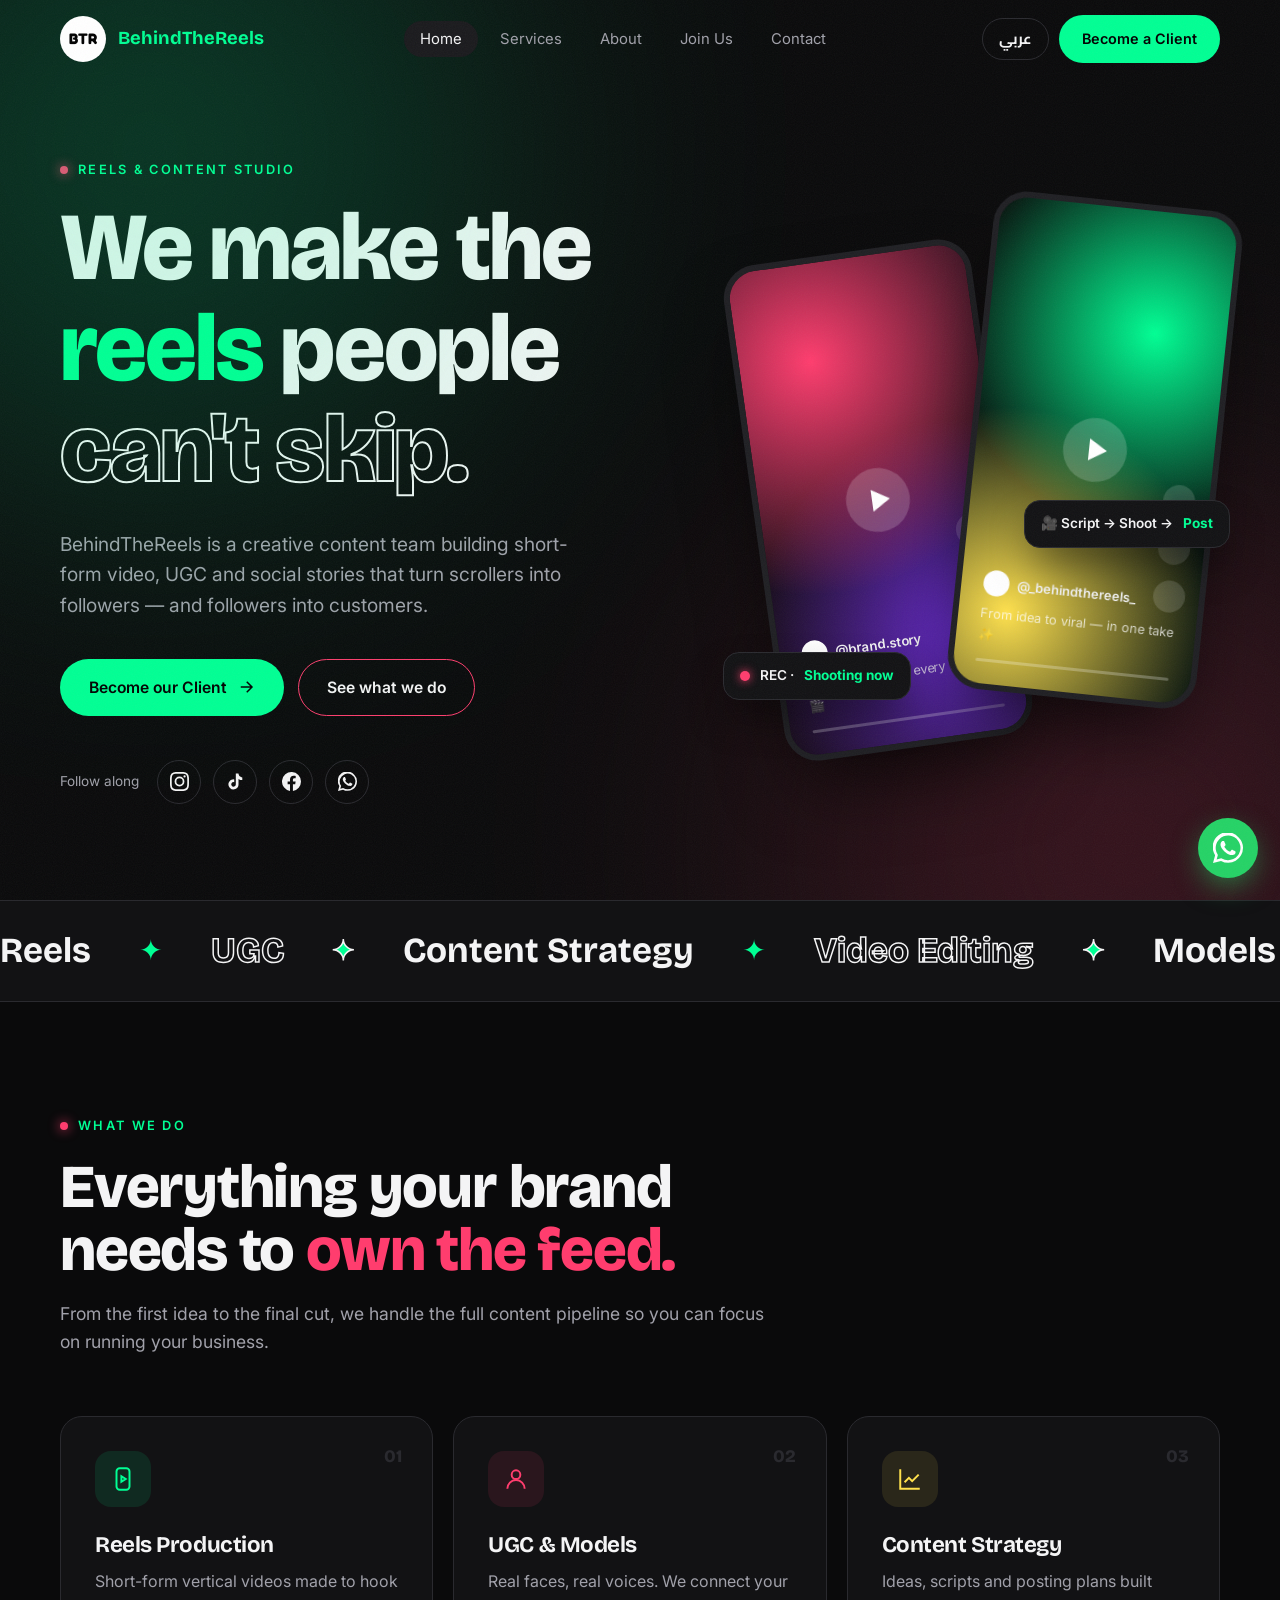
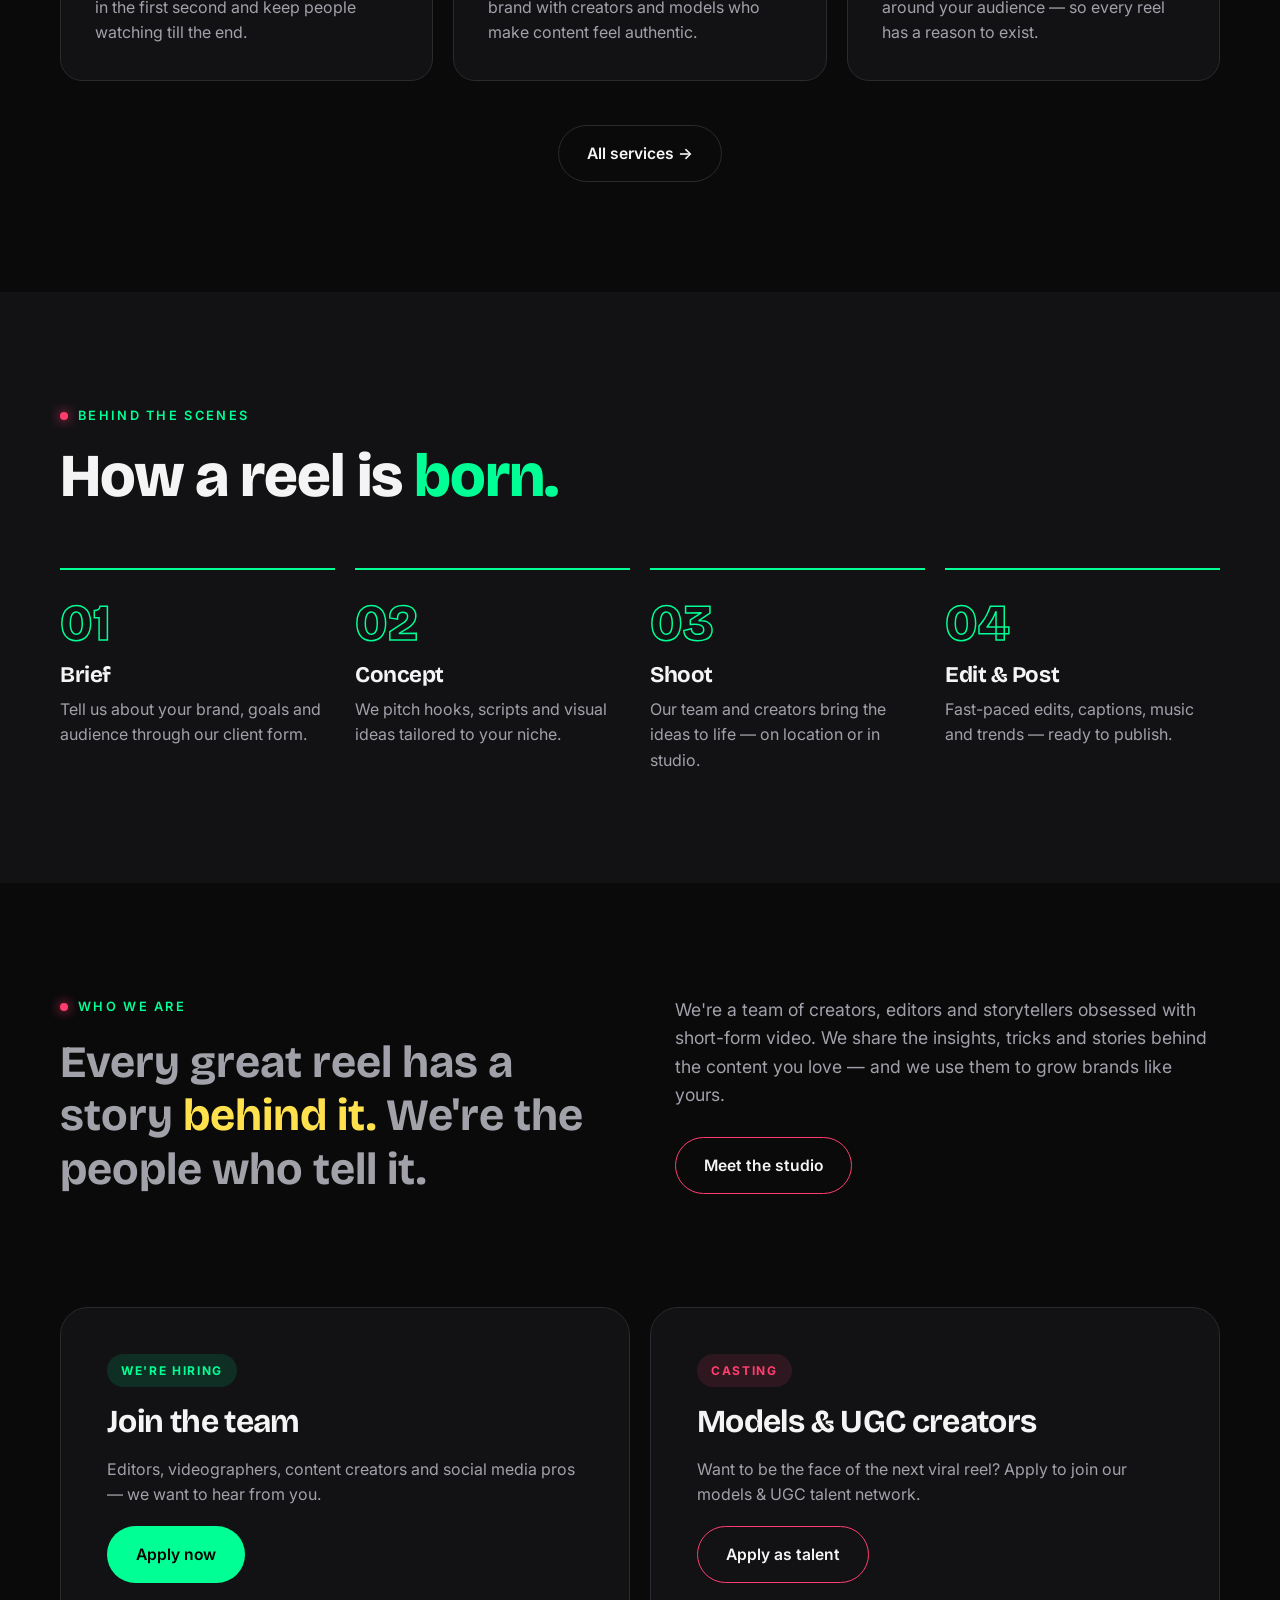
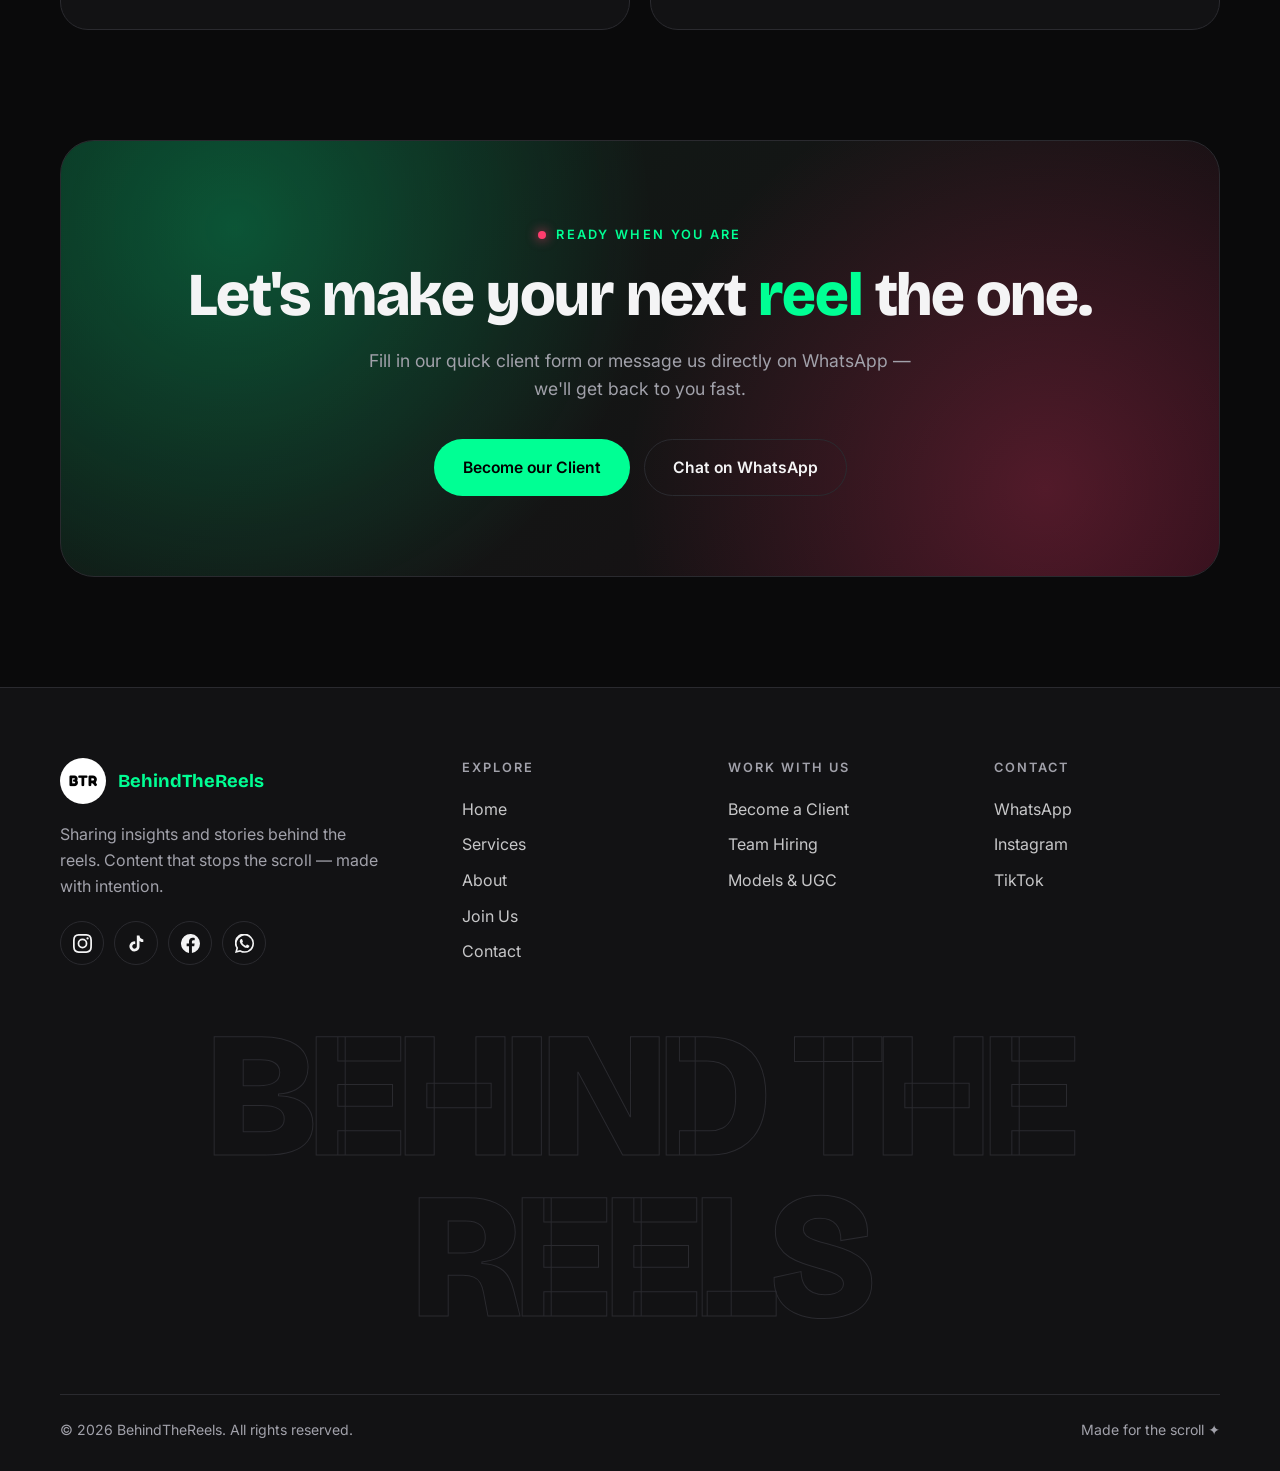
<file: index.html>
<!DOCTYPE html>
<html lang="en">
<head>
  <meta charset="UTF-8" />
  <meta name="viewport" content="width=device-width, initial-scale=1.0" />
  <title>BehindTheReels — Reels &amp; Content Studio</title>
  <meta name="description" content="BehindTheReels creates scroll-stopping reels, UGC and social content for brands. Sharing insights and stories behind the reels." />
  <meta property="og:title" content="BehindTheReels — Reels &amp; Content Studio" />
  <meta property="og:description" content="Scroll-stopping reels, UGC and social content for brands." />
  <meta property="og:image" content="assets/logo.jpg" />
  <link rel="icon" href="assets/logo.jpg" />
  <link rel="preconnect" href="https://fonts.googleapis.com" />
  <link rel="preconnect" href="https://fonts.gstatic.com" crossorigin />
  <link href="https://fonts.googleapis.com/css2?family=Bricolage+Grotesque:wght@500;700;800&family=Inter:wght@400;500;600;700&family=Fredoka:wght@700&family=Cairo:wght@400;600;700;800;900&display=swap" rel="stylesheet" />
  <link rel="stylesheet" href="css/style.css" />
</head>
<body>
  <div id="site-header"></div>

  <main>
    <!-- HERO -->
    <section class="hero">
      <div class="hero-glow g1"></div>
      <div class="hero-glow g2"></div>
      <div class="container hero-grid">
        <div>
          <span class="eyebrow reveal">Reels &amp; content studio</span>
          <h1 class="reveal d1">
            <span class="line">We make the</span>
            <span class="line"><span class="hl-green">reels</span> people</span>
            <span class="line outline-text">can't skip.</span>
          </h1>
          <p class="lead reveal d2">BehindTheReels is a creative content team building short-form video, UGC and social stories that turn scrollers into followers — and followers into customers.</p>
          <div class="hero-actions reveal d3">
            <a data-link="client" class="btn btn-primary">Become our Client
              <svg viewBox="0 0 24 24" fill="none" stroke="currentColor" stroke-width="2"><path d="M5 12h14M13 5l7 7-7 7"/></svg></a>
            <a href="services.html" class="btn btn-outline">See what we do</a>
          </div>
          <div class="hero-socials reveal d3" data-socials><small>Follow along</small></div>
        </div>

        <div class="reels-stack reveal d2">
          <div class="phone">
            <div class="reel r1">
              <div class="play"></div>
              <div class="side"><span></span><span></span><span></span></div>
              <div class="user"><i></i>@brand.story</div>
              <div class="cap">The story behind every frame 🎬</div>
              <div class="bar"></div>
            </div>
          </div>
          <div class="phone">
            <div class="reel r2">
              <div class="play"></div>
              <div class="side"><span></span><span></span><span></span></div>
              <div class="user"><i></i>@_behindthereels_</div>
              <div class="cap">From idea to viral — in one take ✨</div>
              <div class="bar"></div>
            </div>
          </div>
          <div class="floating-tag t1"><span class="dot"></span> REC · <b>Shooting now</b></div>
          <div class="floating-tag t2">🎥 Script → Shoot → <b>Post</b></div>
        </div>
      </div>
    </section>

    <!-- MARQUEE -->
    <div class="marquee">
      <div class="marquee-track">
        <span>Reels</span><span>UGC</span><span>Content Strategy</span><span>Video Editing</span><span>Models</span><span>Storytelling</span><span>Social Media</span>
      </div>
    </div>

    <!-- SERVICES PREVIEW -->
    <section>
      <div class="container">
        <div class="section-head reveal">
          <span class="eyebrow">What we do</span>
          <h2>Everything your brand needs to <span class="hl-pink">own the feed.</span></h2>
          <p>From the first idea to the final cut, we handle the full content pipeline so you can focus on running your business.</p>
        </div>
        <div class="grid-3">
          <div class="card reveal">
            <span class="num">01</span>
            <div class="icon"><svg viewBox="0 0 24 24"><rect x="6" y="2" width="12" height="20" rx="3"/><path d="M10.5 9.5v5l4-2.5z"/></svg></div>
            <h3>Reels Production</h3>
            <p>Short-form vertical videos made to hook in the first second and keep people watching till the end.</p>
          </div>
          <div class="card reveal d1">
            <span class="num">02</span>
            <div class="icon"><svg viewBox="0 0 24 24"><circle cx="12" cy="8" r="4"/><path d="M4 21c0-4.4 3.6-8 8-8s8 3.6 8 8"/></svg></div>
            <h3>UGC &amp; Models</h3>
            <p>Real faces, real voices. We connect your brand with creators and models who make content feel authentic.</p>
          </div>
          <div class="card reveal d2">
            <span class="num">03</span>
            <div class="icon"><svg viewBox="0 0 24 24"><path d="M3 3v18h18"/><path d="M7 15l4-4 3 3 6-6"/></svg></div>
            <h3>Content Strategy</h3>
            <p>Ideas, scripts and posting plans built around your audience — so every reel has a reason to exist.</p>
          </div>
        </div>
        <div class="center" style="text-align:center;margin-top:44px">
          <a href="services.html" class="btn btn-ghost">All services →</a>
        </div>
      </div>
    </section>

    <!-- PROCESS -->
    <section style="background:var(--bg-2)">
      <div class="container">
        <div class="section-head reveal">
          <span class="eyebrow">Behind the scenes</span>
          <h2>How a reel is <span class="hl-green">born.</span></h2>
        </div>
        <div class="process">
          <div class="step"><h3>Brief</h3><p>Tell us about your brand, goals and audience through our client form.</p></div>
          <div class="step"><h3>Concept</h3><p>We pitch hooks, scripts and visual ideas tailored to your niche.</p></div>
          <div class="step"><h3>Shoot</h3><p>Our team and creators bring the ideas to life — on location or in studio.</p></div>
          <div class="step"><h3>Edit &amp; Post</h3><p>Fast-paced edits, captions, music and trends — ready to publish.</p></div>
        </div>
      </div>
    </section>

    <!-- ABOUT TEASER -->
    <section>
      <div class="container split">
        <div class="reveal">
          <span class="eyebrow">Who we are</span>
          <p class="big-quote">Every great reel has a story <span class="hl-yellow">behind it.</span> We're the people who tell it.</p>
        </div>
        <div class="reveal d1">
          <p style="font-size:1.1rem;margin-bottom:28px">We're a team of creators, editors and storytellers obsessed with short-form video. We share the insights, tricks and stories behind the content you love — and we use them to grow brands like yours.</p>
          <a href="about.html" class="btn btn-outline">Meet the studio</a>
        </div>
      </div>
    </section>

    <!-- JOIN TEASER -->
    <section style="padding-top:0">
      <div class="container grid-2">
        <div class="join-card green reveal">
          <span class="tag">We're hiring</span>
          <h3>Join the team</h3>
          <p>Editors, videographers, content creators and social media pros — we want to hear from you.</p>
          <a data-link="hiring" class="btn btn-primary">Apply now</a>
        </div>
        <div class="join-card pink reveal d1">
          <span class="tag">Casting</span>
          <h3>Models &amp; UGC creators</h3>
          <p>Want to be the face of the next viral reel? Apply to join our models &amp; UGC talent network.</p>
          <a data-link="models" class="btn btn-outline">Apply as talent</a>
        </div>
      </div>
    </section>

    <!-- CTA -->
    <section style="padding-top:0">
      <div class="container">
        <div class="cta-band reveal">
          <span class="eyebrow">Ready when you are</span>
          <h2>Let's make your next <span class="hl-green">reel</span> the one.</h2>
          <p>Fill in our quick client form or message us directly on WhatsApp — we'll get back to you fast.</p>
          <div class="hero-actions">
            <a data-link="client" class="btn btn-primary">Become our Client</a>
            <a data-link="whatsapp" class="btn btn-ghost">Chat on WhatsApp</a>
          </div>
        </div>
      </div>
    </section>
  </main>

  <div id="site-footer"></div>
  <script src="js/i18n.js"></script>
  <script src="js/main.js"></script>
</body>
</html>
</file>
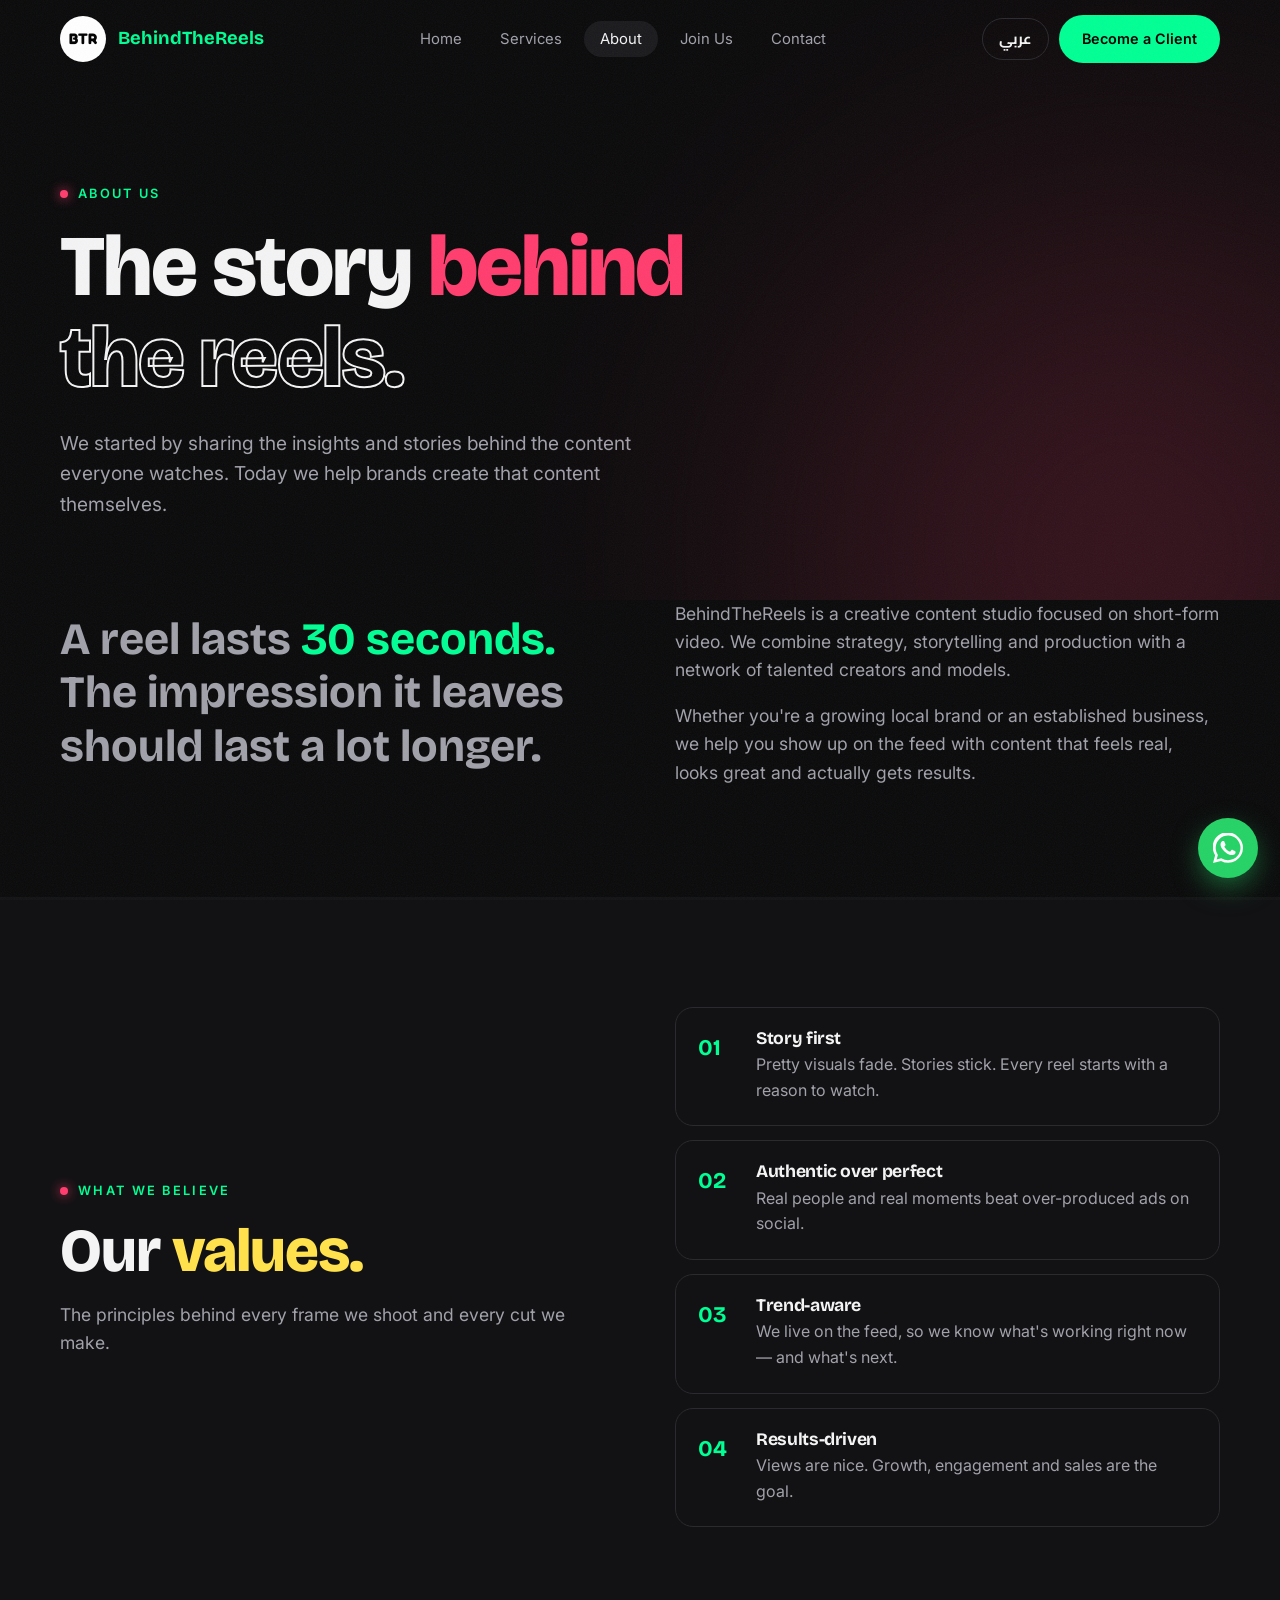
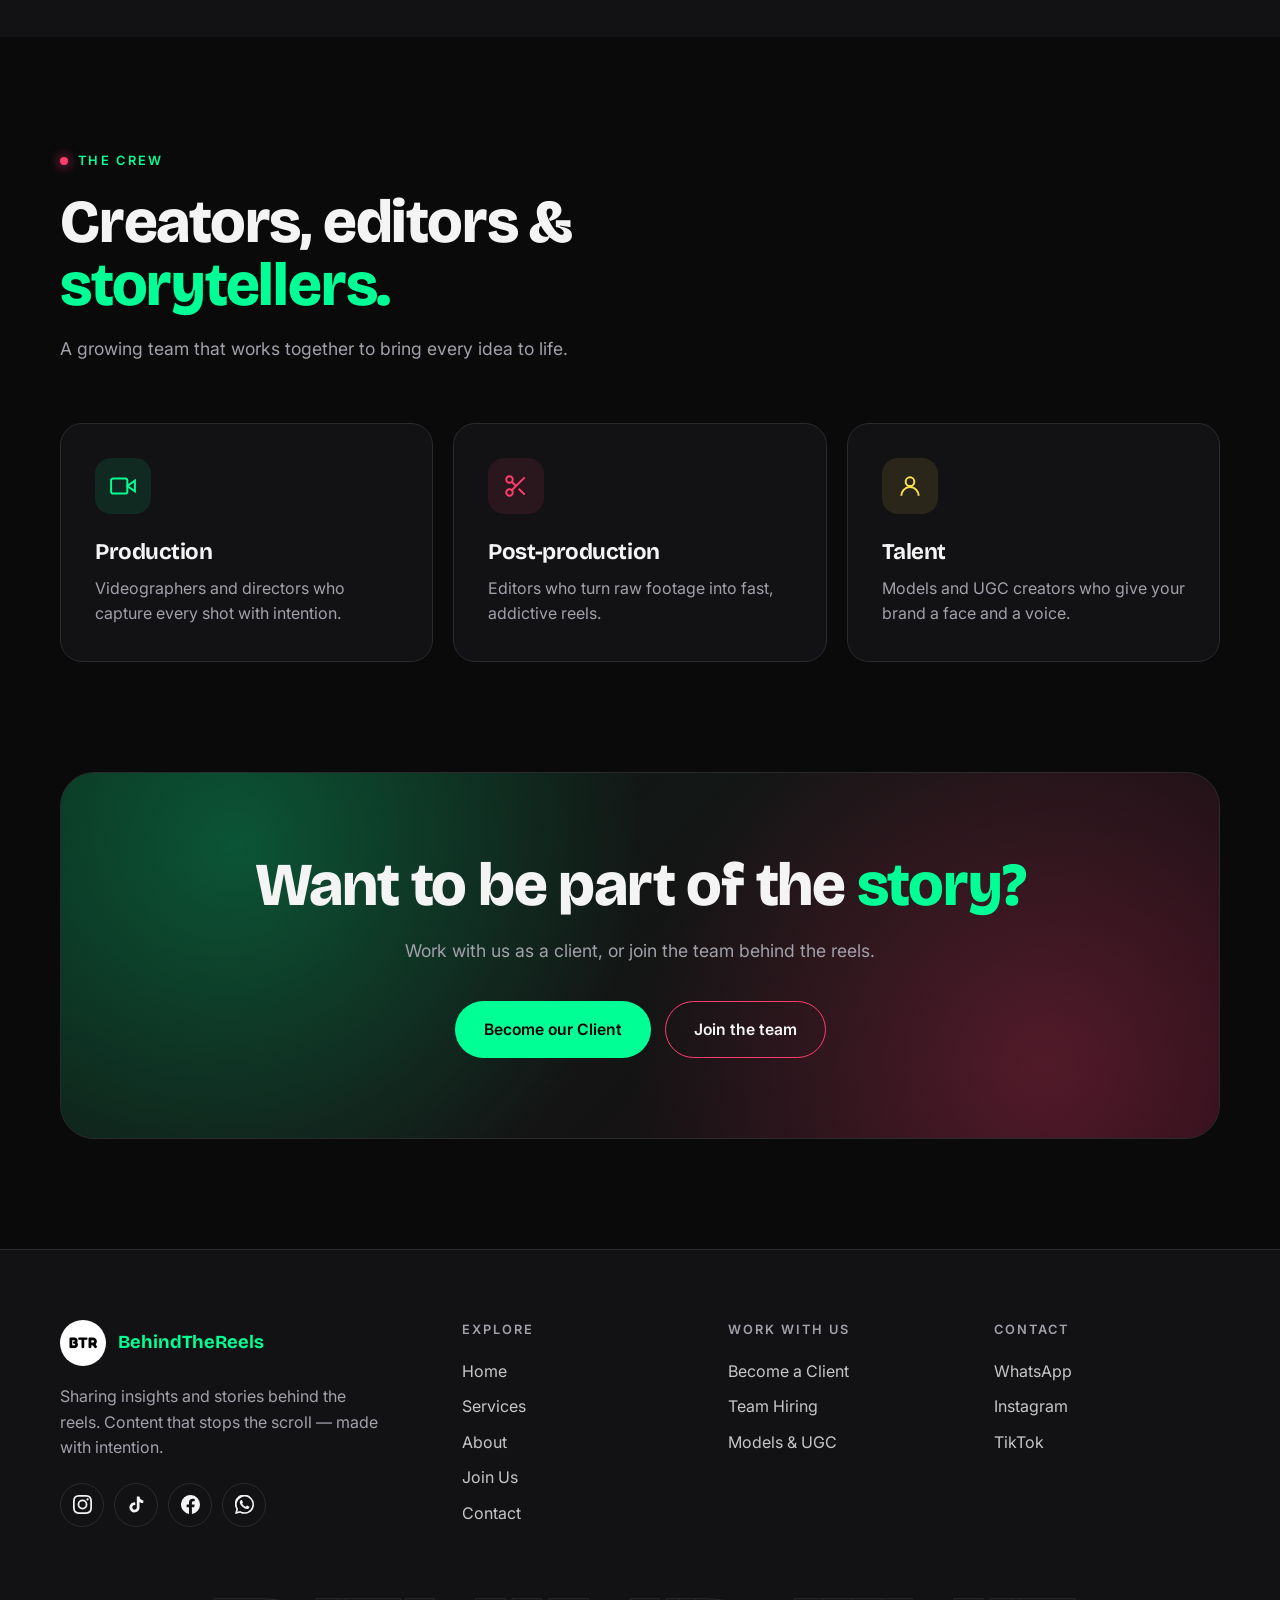
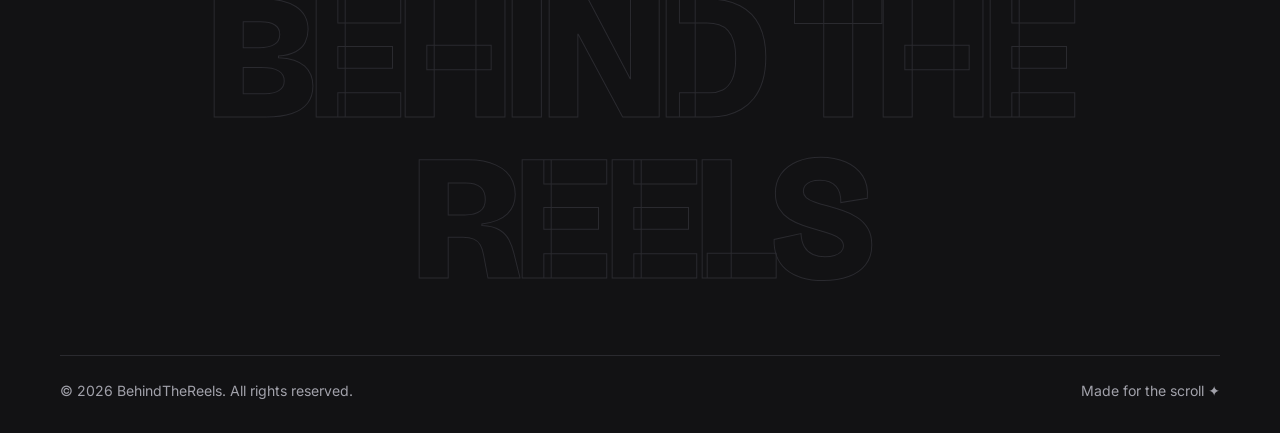
<file: about.html>
<!DOCTYPE html>
<html lang="en">
<head>
  <meta charset="UTF-8" />
  <meta name="viewport" content="width=device-width, initial-scale=1.0" />
  <title>About — BehindTheReels</title>
  <meta name="description" content="Meet BehindTheReels — creators, editors and storytellers sharing the insights and stories behind the reels." />
  <link rel="icon" href="assets/logo.jpg" />
  <link rel="preconnect" href="https://fonts.googleapis.com" />
  <link rel="preconnect" href="https://fonts.gstatic.com" crossorigin />
  <link href="https://fonts.googleapis.com/css2?family=Bricolage+Grotesque:wght@500;700;800&family=Inter:wght@400;500;600;700&family=Fredoka:wght@700&family=Cairo:wght@400;600;700;800;900&display=swap" rel="stylesheet" />
  <link rel="stylesheet" href="css/style.css" />
</head>
<body>
  <div id="site-header"></div>

  <main>
    <section class="page-hero">
      <div class="hero-glow g2"></div>
      <div class="container">
        <span class="eyebrow reveal">About us</span>
        <h1 class="reveal d1">The story <span class="hl-pink">behind</span><br /><span class="outline-text">the reels.</span></h1>
        <p class="reveal d2">We started by sharing the insights and stories behind the content everyone watches. Today we help brands create that content themselves.</p>
      </div>
    </section>

    <section style="padding-top:0">
      <div class="container split">
        <div class="reveal">
          <p class="big-quote">A reel lasts <span class="hl-green">30 seconds.</span> The impression it leaves should last a lot longer.</p>
        </div>
        <div class="reveal d1">
          <p style="font-size:1.1rem;margin-bottom:18px">BehindTheReels is a creative content studio focused on short-form video. We combine strategy, storytelling and production with a network of talented creators and models.</p>
          <p style="font-size:1.1rem">Whether you're a growing local brand or an established business, we help you show up on the feed with content that feels real, looks great and actually gets results.</p>
        </div>
      </div>
    </section>

    <section style="background:var(--bg-2)">
      <div class="container split">
        <div class="reveal">
          <span class="eyebrow">What we believe</span>
          <h2>Our <span class="hl-yellow">values.</span></h2>
          <p style="margin-top:18px;font-size:1.1rem">The principles behind every frame we shoot and every cut we make.</p>
        </div>
        <div class="values">
          <div class="value reveal"><b>01</b><div><h4>Story first</h4><p>Pretty visuals fade. Stories stick. Every reel starts with a reason to watch.</p></div></div>
          <div class="value reveal d1"><b>02</b><div><h4>Authentic over perfect</h4><p>Real people and real moments beat over-produced ads on social.</p></div></div>
          <div class="value reveal d2"><b>03</b><div><h4>Trend-aware</h4><p>We live on the feed, so we know what's working right now — and what's next.</p></div></div>
          <div class="value reveal d3"><b>04</b><div><h4>Results-driven</h4><p>Views are nice. Growth, engagement and sales are the goal.</p></div></div>
        </div>
      </div>
    </section>

    <section>
      <div class="container">
        <div class="section-head reveal">
          <span class="eyebrow">The crew</span>
          <h2>Creators, editors &amp; <span class="hl-green">storytellers.</span></h2>
          <p>A growing team that works together to bring every idea to life.</p>
        </div>
        <div class="grid-3">
          <div class="card reveal"><div class="icon"><svg viewBox="0 0 24 24"><path d="M23 7l-7 5 7 5V7z"/><rect x="1" y="5" width="15" height="14" rx="2"/></svg></div><h3>Production</h3><p>Videographers and directors who capture every shot with intention.</p></div>
          <div class="card reveal d1"><div class="icon"><svg viewBox="0 0 24 24"><circle cx="6" cy="6" r="3"/><circle cx="6" cy="18" r="3"/><path d="M20 4L8.1 15.9M14.5 14.5L20 20M8.1 8.1L12 12"/></svg></div><h3>Post-production</h3><p>Editors who turn raw footage into fast, addictive reels.</p></div>
          <div class="card reveal d2"><div class="icon"><svg viewBox="0 0 24 24"><circle cx="12" cy="8" r="4"/><path d="M4 21c0-4.4 3.6-8 8-8s8 3.6 8 8"/></svg></div><h3>Talent</h3><p>Models and UGC creators who give your brand a face and a voice.</p></div>
        </div>
      </div>
    </section>

    <section style="padding-top:0">
      <div class="container">
        <div class="cta-band reveal">
          <h2>Want to be part of the <span class="hl-green">story?</span></h2>
          <p>Work with us as a client, or join the team behind the reels.</p>
          <div class="hero-actions">
            <a data-link="client" class="btn btn-primary">Become our Client</a>
            <a href="join.html" class="btn btn-outline">Join the team</a>
          </div>
        </div>
      </div>
    </section>
  </main>

  <div id="site-footer"></div>
  <script src="js/i18n.js"></script>
  <script src="js/main.js"></script>
</body>
</html>
</file>
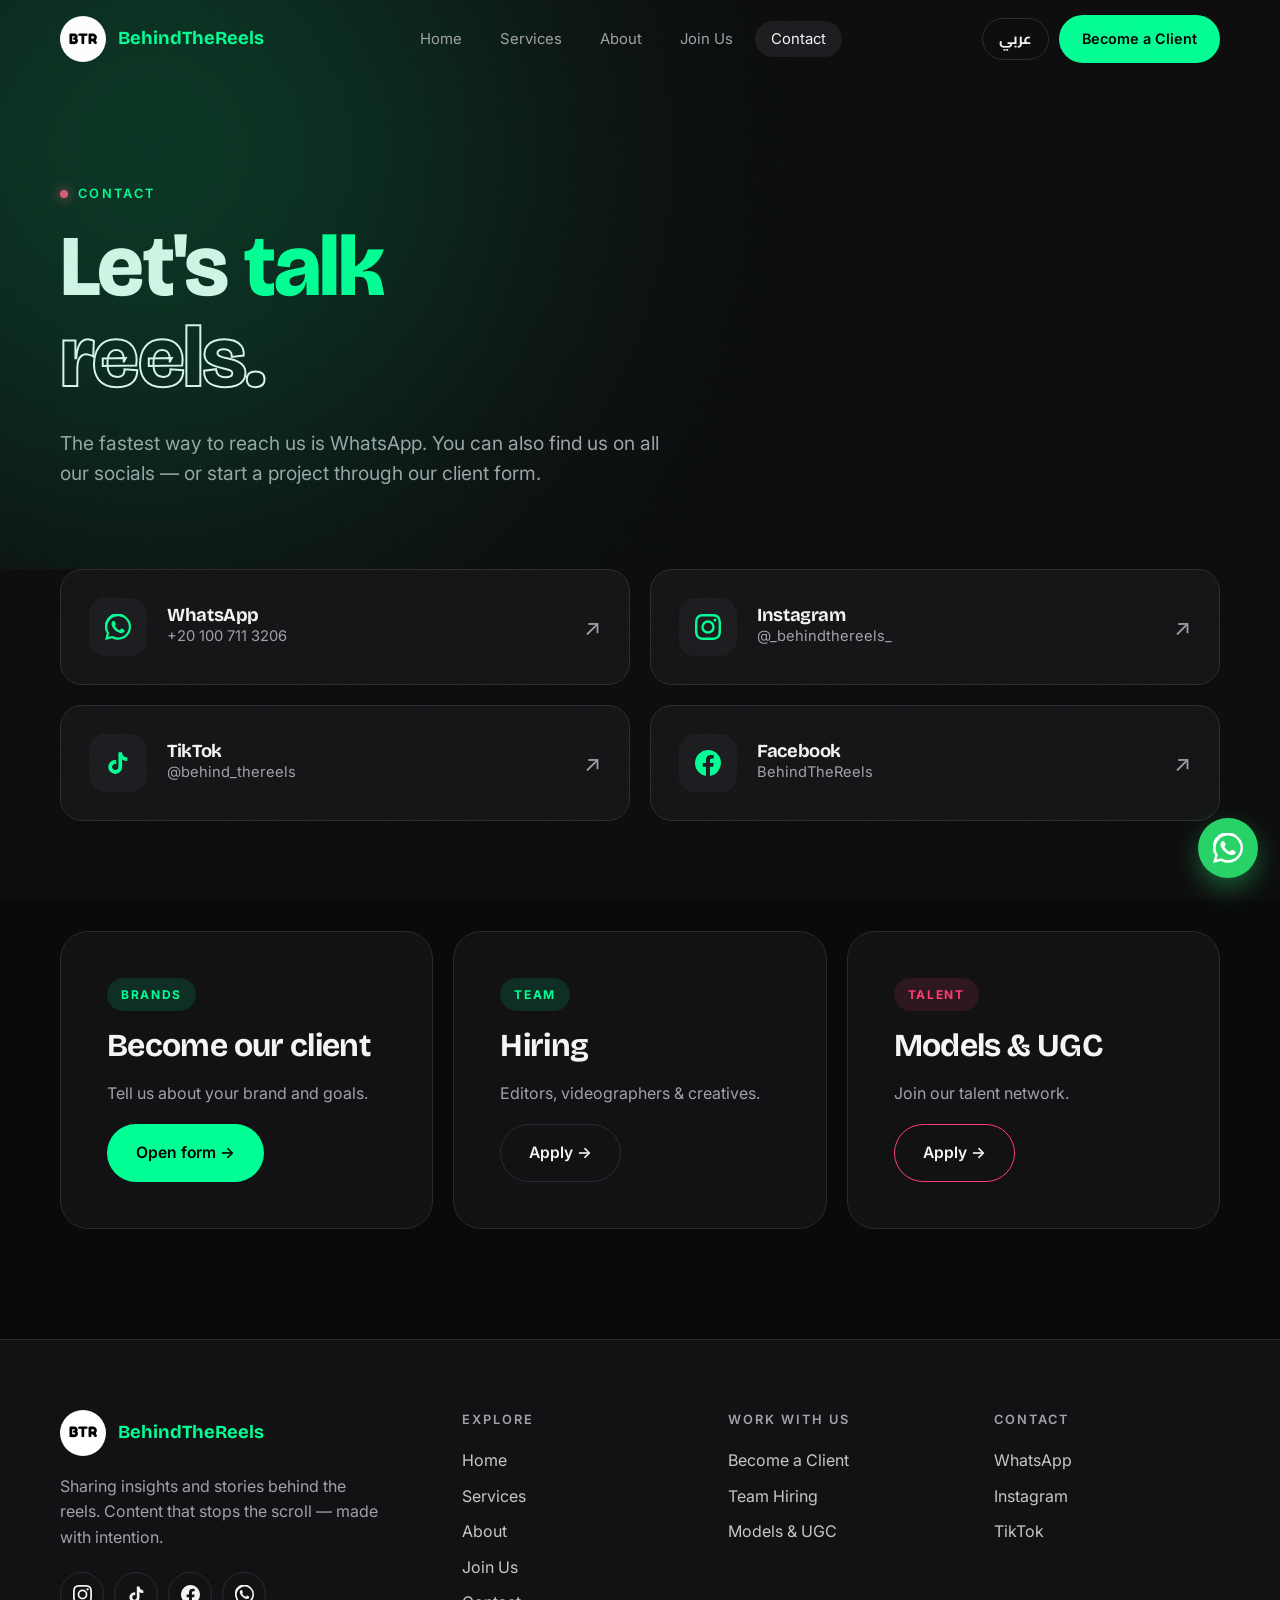
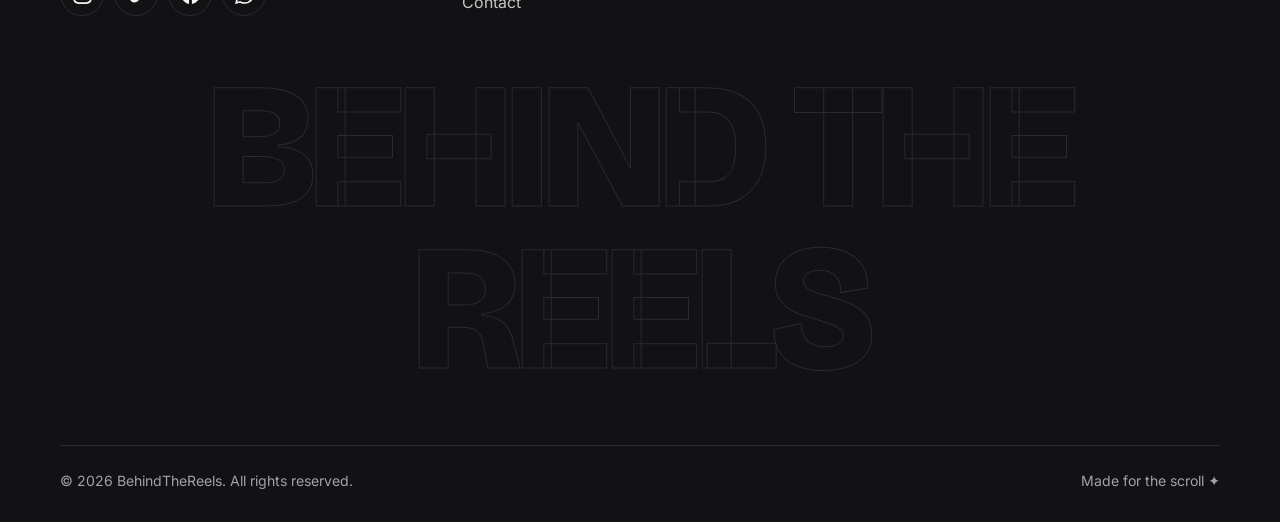
<file: contact.html>
<!DOCTYPE html>
<html lang="en">
<head>
  <meta charset="UTF-8" />
  <meta name="viewport" content="width=device-width, initial-scale=1.0" />
  <title>Contact — BehindTheReels</title>
  <meta name="description" content="Get in touch with BehindTheReels on WhatsApp, Instagram, TikTok or Facebook." />
  <link rel="icon" href="assets/logo.jpg" />
  <link rel="preconnect" href="https://fonts.googleapis.com" />
  <link rel="preconnect" href="https://fonts.gstatic.com" crossorigin />
  <link href="https://fonts.googleapis.com/css2?family=Bricolage+Grotesque:wght@500;700;800&family=Inter:wght@400;500;600;700&family=Fredoka:wght@700&family=Cairo:wght@400;600;700;800;900&display=swap" rel="stylesheet" />
  <link rel="stylesheet" href="css/style.css" />
</head>
<body>
  <div id="site-header"></div>

  <main>
    <section class="page-hero">
      <div class="hero-glow g1"></div>
      <div class="container">
        <span class="eyebrow reveal">Contact</span>
        <h1 class="reveal d1">Let's <span class="hl-green">talk</span><br /><span class="outline-text">reels.</span></h1>
        <p class="reveal d2">The fastest way to reach us is WhatsApp. You can also find us on all our socials — or start a project through our client form.</p>
      </div>
    </section>

    <section style="padding-top:0">
      <div class="container contact-grid">
        <a data-link="whatsapp" class="contact-item reveal">
          <span class="ci-icon" data-icon="whatsapp"></span>
          <div><h4>WhatsApp</h4><p dir="ltr">+20 100 711 3206</p></div><span class="arrow">↗</span>
        </a>
        <a data-link="instagram" class="contact-item reveal d1">
          <span class="ci-icon" data-icon="instagram"></span>
          <div><h4>Instagram</h4><p>@_behindthereels_</p></div><span class="arrow">↗</span>
        </a>
        <a data-link="tiktok" class="contact-item reveal">
          <span class="ci-icon" data-icon="tiktok"></span>
          <div><h4>TikTok</h4><p>@behind_thereels</p></div><span class="arrow">↗</span>
        </a>
        <a data-link="facebook" class="contact-item reveal d1">
          <span class="ci-icon" data-icon="facebook"></span>
          <div><h4>Facebook</h4><p>BehindTheReels</p></div><span class="arrow">↗</span>
        </a>
      </div>
    </section>

    <section style="padding-top:0">
      <div class="container grid-3">
        <div class="join-card green reveal">
          <span class="tag">Brands</span>
          <h3>Become our client</h3>
          <p>Tell us about your brand and goals.</p>
          <a data-link="client" class="btn btn-primary">Open form →</a>
        </div>
        <div class="join-card green reveal d1">
          <span class="tag">Team</span>
          <h3>Hiring</h3>
          <p>Editors, videographers &amp; creatives.</p>
          <a data-link="hiring" class="btn btn-ghost">Apply →</a>
        </div>
        <div class="join-card pink reveal d2">
          <span class="tag">Talent</span>
          <h3>Models &amp; UGC</h3>
          <p>Join our talent network.</p>
          <a data-link="models" class="btn btn-outline">Apply →</a>
        </div>
      </div>
    </section>
  </main>

  <div id="site-footer"></div>
  <script src="js/i18n.js"></script>
  <script src="js/main.js"></script>
</body>
</html>
</file>
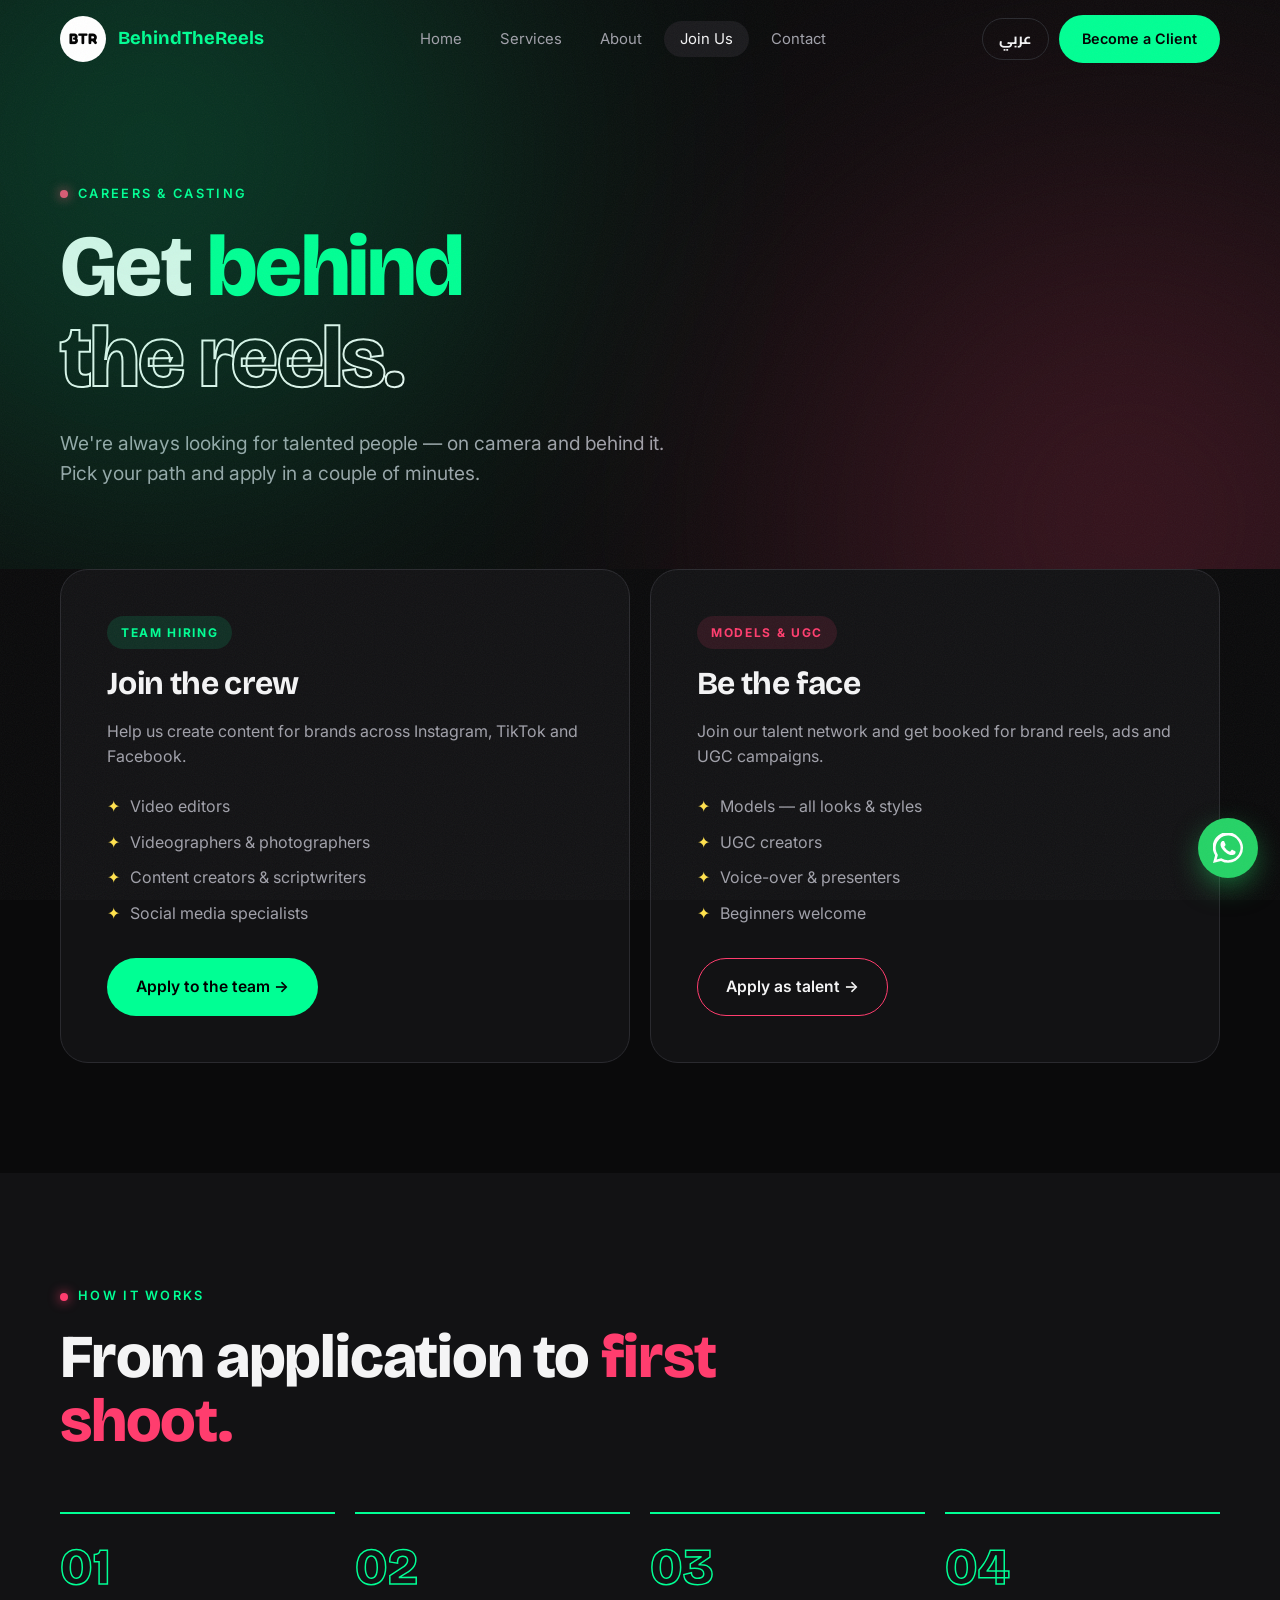
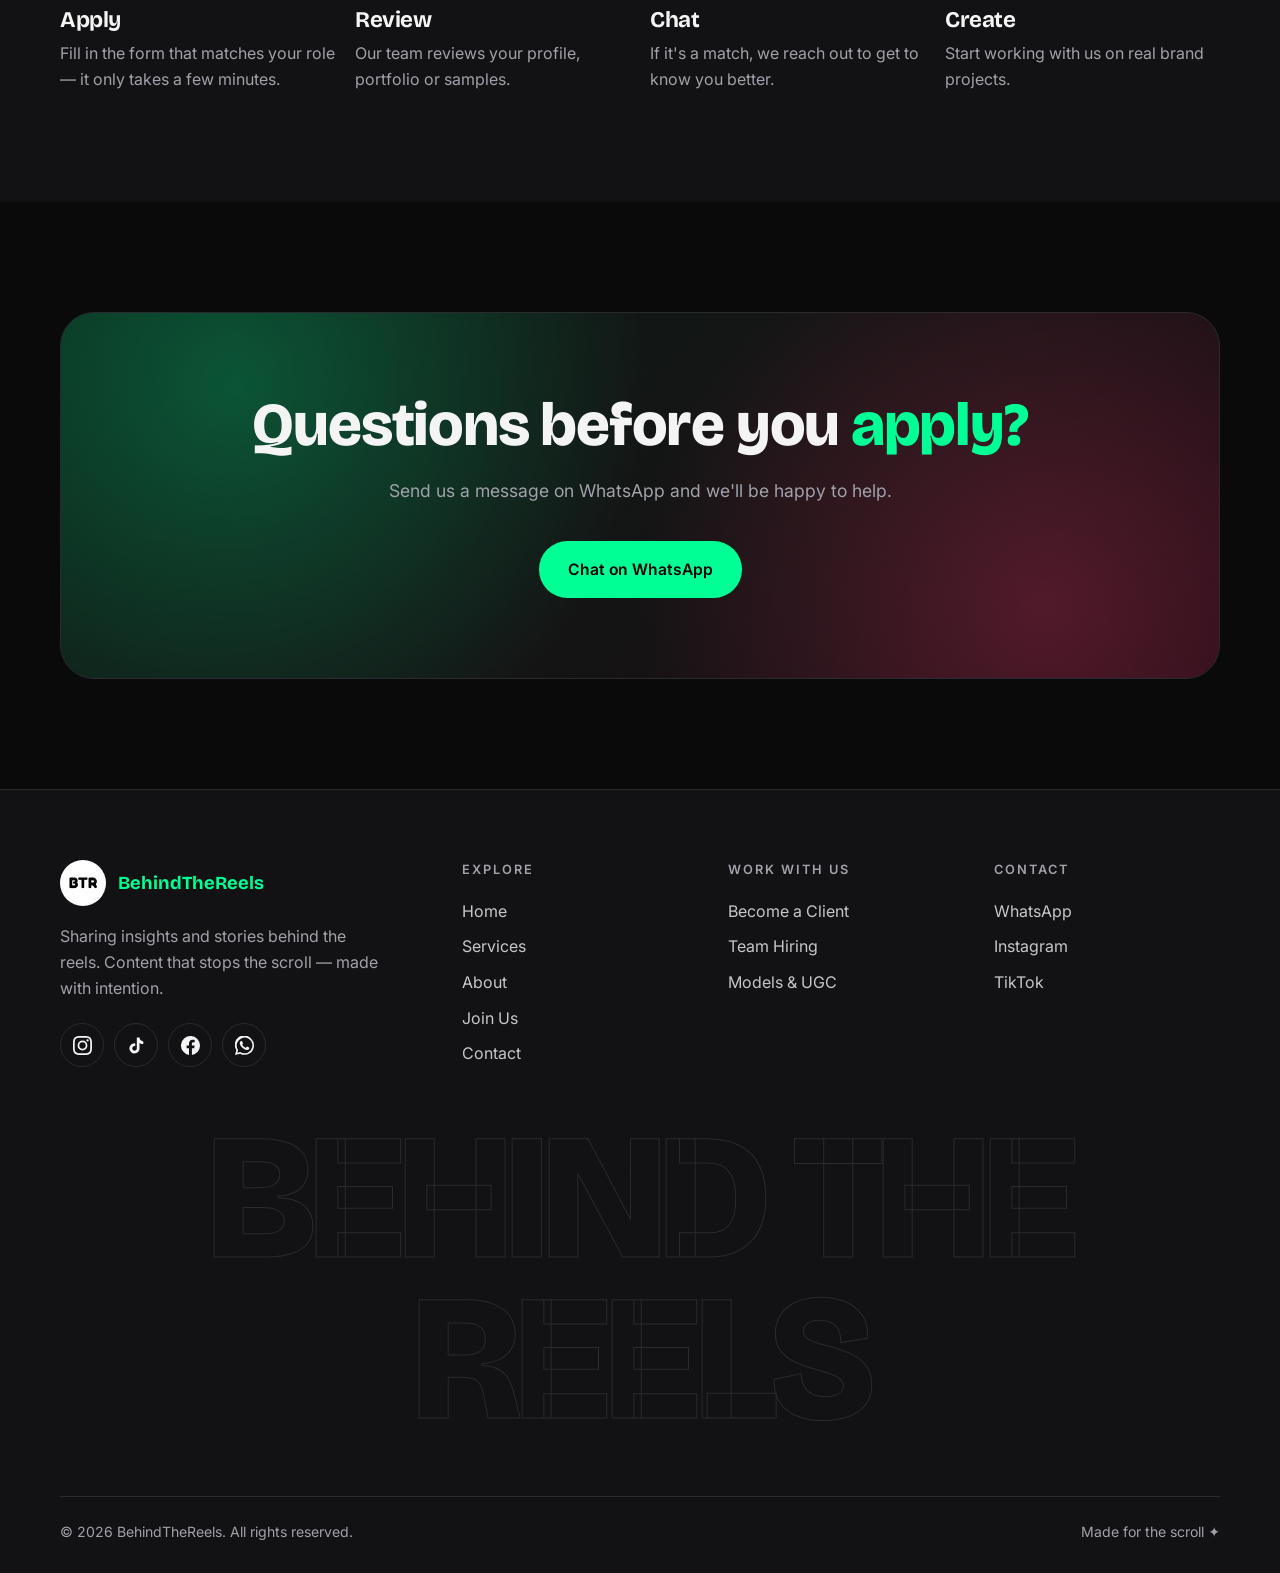
<file: join.html>
<!DOCTYPE html>
<html lang="en">
<head>
  <meta charset="UTF-8" />
  <meta name="viewport" content="width=device-width, initial-scale=1.0" />
  <title>Join Us — BehindTheReels</title>
  <meta name="description" content="Join BehindTheReels — we're hiring creatives and casting models &amp; UGC creators." />
  <link rel="icon" href="assets/logo.jpg" />
  <link rel="preconnect" href="https://fonts.googleapis.com" />
  <link rel="preconnect" href="https://fonts.gstatic.com" crossorigin />
  <link href="https://fonts.googleapis.com/css2?family=Bricolage+Grotesque:wght@500;700;800&family=Inter:wght@400;500;600;700&family=Fredoka:wght@700&family=Cairo:wght@400;600;700;800;900&display=swap" rel="stylesheet" />
  <link rel="stylesheet" href="css/style.css" />
</head>
<body>
  <div id="site-header"></div>

  <main>
    <section class="page-hero">
      <div class="hero-glow g1"></div>
      <div class="hero-glow g2"></div>
      <div class="container">
        <span class="eyebrow reveal">Careers &amp; casting</span>
        <h1 class="reveal d1">Get <span class="hl-green">behind</span><br /><span class="outline-text">the reels.</span></h1>
        <p class="reveal d2">We're always looking for talented people — on camera and behind it. Pick your path and apply in a couple of minutes.</p>
      </div>
    </section>

    <section style="padding-top:0">
      <div class="container grid-2">
        <div class="join-card green reveal">
          <span class="tag">Team hiring</span>
          <h3>Join the crew</h3>
          <p>Help us create content for brands across Instagram, TikTok and Facebook.</p>
          <ul>
            <li>Video editors</li>
            <li>Videographers &amp; photographers</li>
            <li>Content creators &amp; scriptwriters</li>
            <li>Social media specialists</li>
          </ul>
          <a data-link="hiring" class="btn btn-primary">Apply to the team →</a>
        </div>
        <div class="join-card pink reveal d1">
          <span class="tag">Models &amp; UGC</span>
          <h3>Be the face</h3>
          <p>Join our talent network and get booked for brand reels, ads and UGC campaigns.</p>
          <ul>
            <li>Models — all looks &amp; styles</li>
            <li>UGC creators</li>
            <li>Voice-over &amp; presenters</li>
            <li>Beginners welcome</li>
          </ul>
          <a data-link="models" class="btn btn-outline">Apply as talent →</a>
        </div>
      </div>
    </section>

    <section style="background:var(--bg-2)">
      <div class="container">
        <div class="section-head reveal">
          <span class="eyebrow">How it works</span>
          <h2>From application to <span class="hl-pink">first shoot.</span></h2>
        </div>
        <div class="process">
          <div class="step"><h3>Apply</h3><p>Fill in the form that matches your role — it only takes a few minutes.</p></div>
          <div class="step"><h3>Review</h3><p>Our team reviews your profile, portfolio or samples.</p></div>
          <div class="step"><h3>Chat</h3><p>If it's a match, we reach out to get to know you better.</p></div>
          <div class="step"><h3>Create</h3><p>Start working with us on real brand projects.</p></div>
        </div>
      </div>
    </section>

    <section>
      <div class="container">
        <div class="cta-band reveal">
          <h2>Questions before you <span class="hl-green">apply?</span></h2>
          <p>Send us a message on WhatsApp and we'll be happy to help.</p>
          <div class="hero-actions">
            <a data-link="whatsapp" class="btn btn-primary">Chat on WhatsApp</a>
          </div>
        </div>
      </div>
    </section>
  </main>

  <div id="site-footer"></div>
  <script src="js/i18n.js"></script>
  <script src="js/main.js"></script>
</body>
</html>
</file>
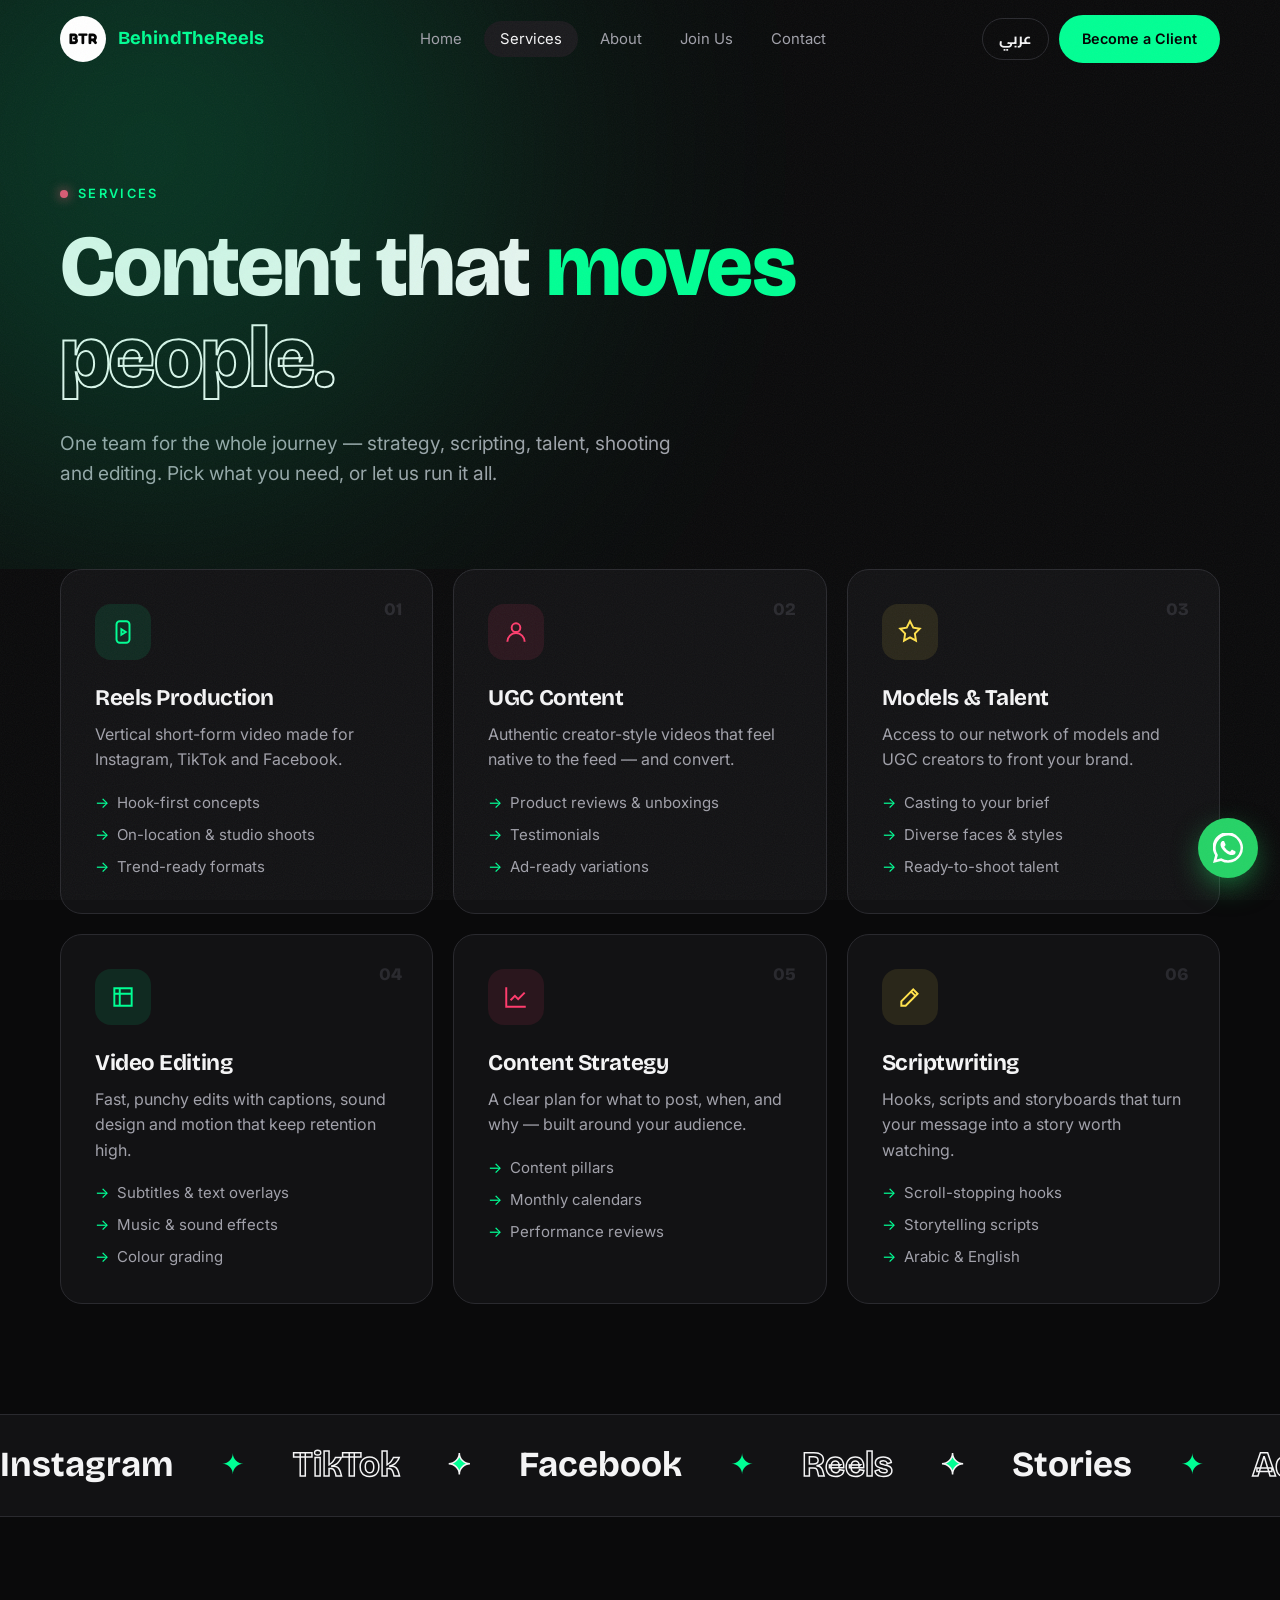
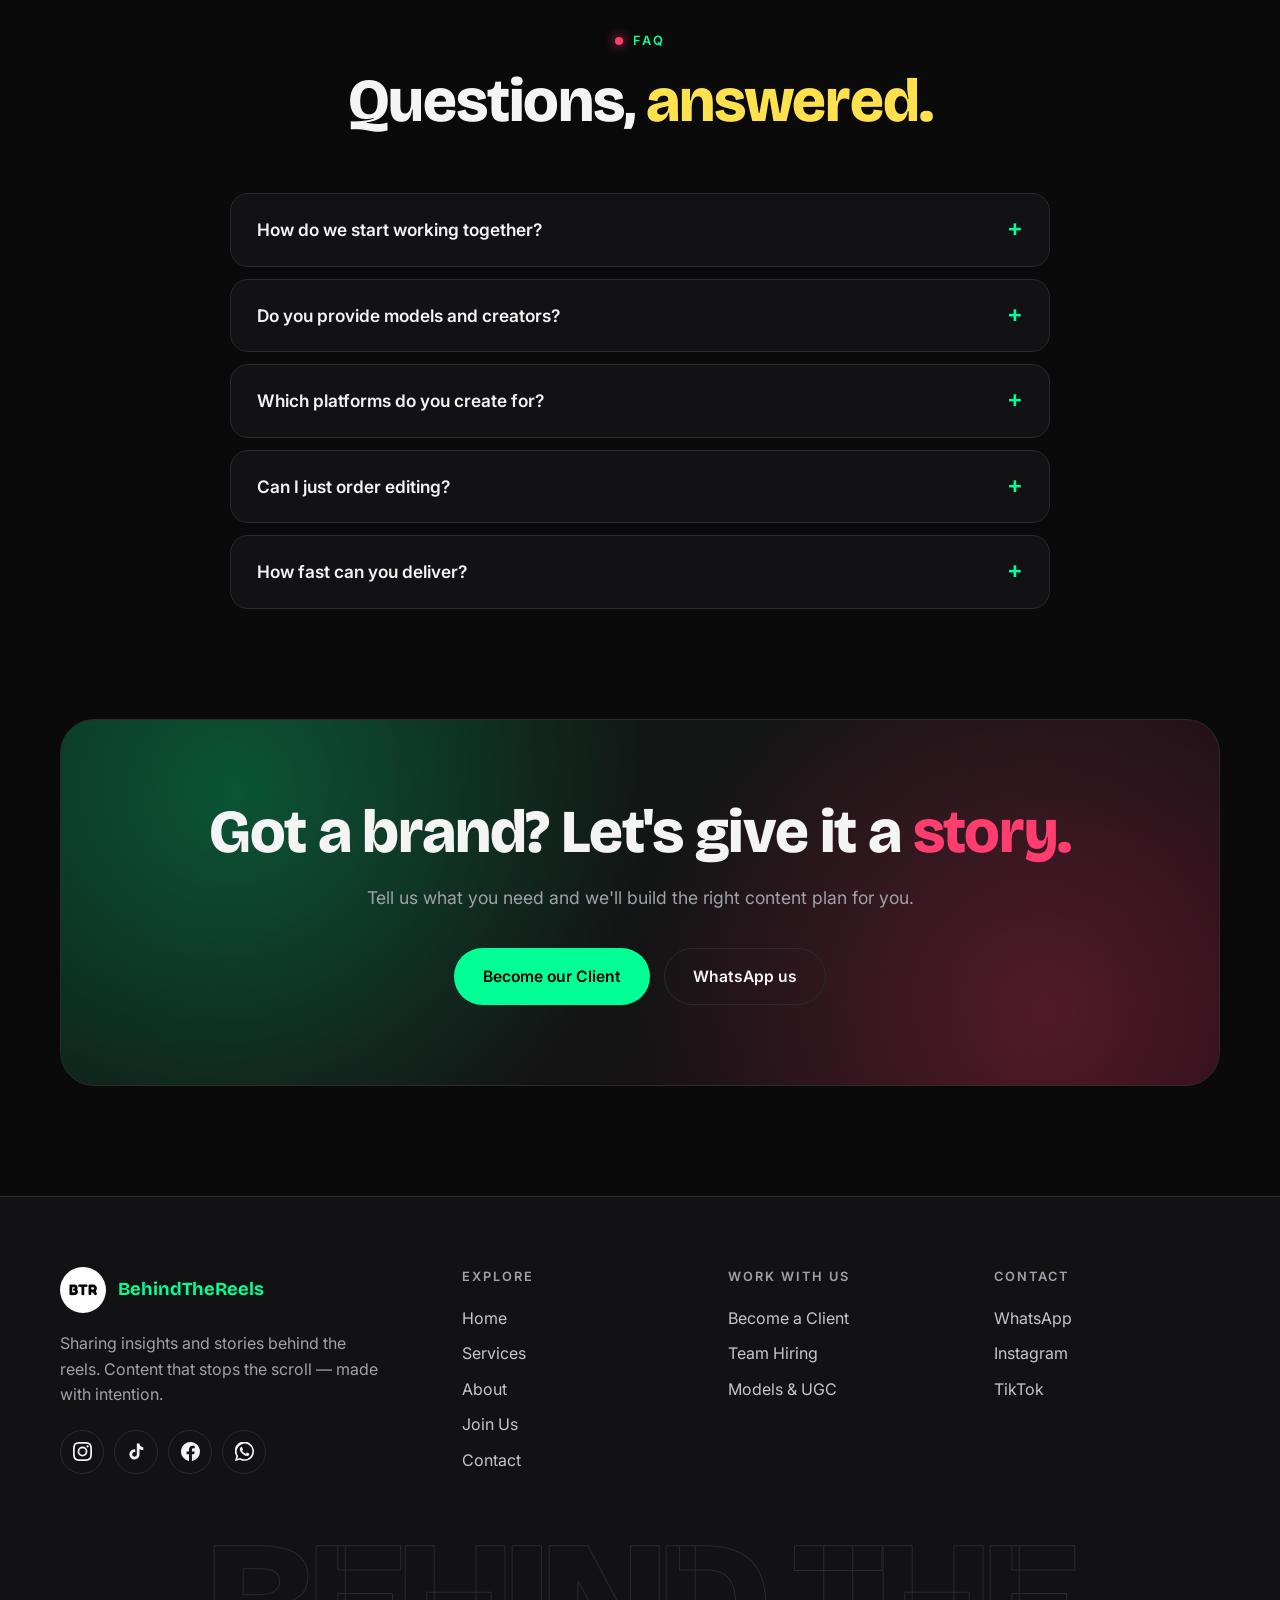
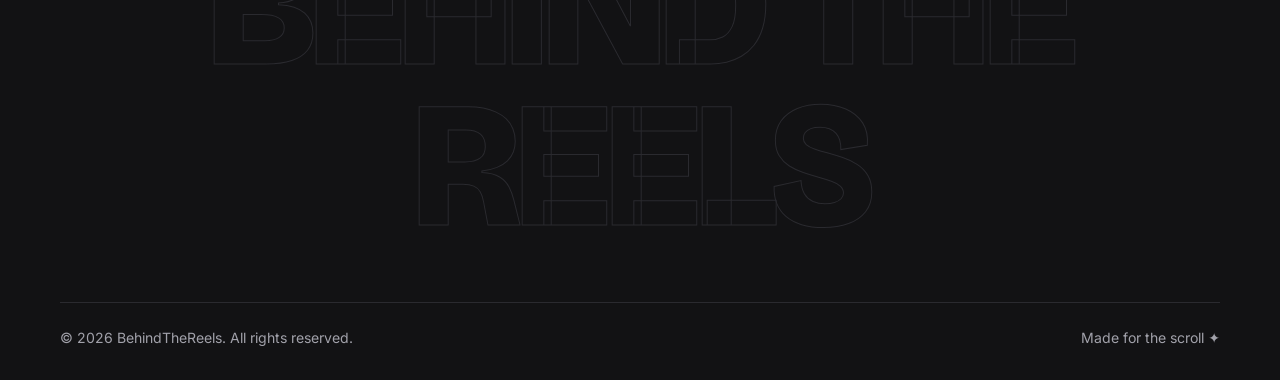
<file: services.html>
<!DOCTYPE html>
<html lang="en">
<head>
  <meta charset="UTF-8" />
  <meta name="viewport" content="width=device-width, initial-scale=1.0" />
  <title>Services — BehindTheReels</title>
  <meta name="description" content="Reels production, UGC, models, editing and content strategy by BehindTheReels." />
  <link rel="icon" href="assets/logo.jpg" />
  <link rel="preconnect" href="https://fonts.googleapis.com" />
  <link rel="preconnect" href="https://fonts.gstatic.com" crossorigin />
  <link href="https://fonts.googleapis.com/css2?family=Bricolage+Grotesque:wght@500;700;800&family=Inter:wght@400;500;600;700&family=Fredoka:wght@700&family=Cairo:wght@400;600;700;800;900&display=swap" rel="stylesheet" />
  <link rel="stylesheet" href="css/style.css" />
</head>
<body>
  <div id="site-header"></div>

  <main>
    <section class="page-hero">
      <div class="hero-glow g1"></div>
      <div class="container">
        <span class="eyebrow reveal">Services</span>
        <h1 class="reveal d1">Content that <span class="hl-green">moves</span><br /><span class="outline-text">people.</span></h1>
        <p class="reveal d2">One team for the whole journey — strategy, scripting, talent, shooting and editing. Pick what you need, or let us run it all.</p>
      </div>
    </section>

    <section style="padding-top:0">
      <div class="container grid-3">
        <div class="card reveal">
          <span class="num">01</span>
          <div class="icon"><svg viewBox="0 0 24 24"><rect x="6" y="2" width="12" height="20" rx="3"/><path d="M10.5 9.5v5l4-2.5z"/></svg></div>
          <h3>Reels Production</h3>
          <p>Vertical short-form video made for Instagram, TikTok and Facebook.</p>
          <ul><li>Hook-first concepts</li><li>On-location &amp; studio shoots</li><li>Trend-ready formats</li></ul>
        </div>
        <div class="card reveal d1">
          <span class="num">02</span>
          <div class="icon"><svg viewBox="0 0 24 24"><circle cx="12" cy="8" r="4"/><path d="M4 21c0-4.4 3.6-8 8-8s8 3.6 8 8"/></svg></div>
          <h3>UGC Content</h3>
          <p>Authentic creator-style videos that feel native to the feed — and convert.</p>
          <ul><li>Product reviews &amp; unboxings</li><li>Testimonials</li><li>Ad-ready variations</li></ul>
        </div>
        <div class="card reveal d2">
          <span class="num">03</span>
          <div class="icon"><svg viewBox="0 0 24 24"><path d="M12 2l3 6 6 1-4.5 4.5 1 6.5L12 17l-5.5 3 1-6.5L3 9l6-1z"/></svg></div>
          <h3>Models &amp; Talent</h3>
          <p>Access to our network of models and UGC creators to front your brand.</p>
          <ul><li>Casting to your brief</li><li>Diverse faces &amp; styles</li><li>Ready-to-shoot talent</li></ul>
        </div>
        <div class="card reveal">
          <span class="num">04</span>
          <div class="icon"><svg viewBox="0 0 24 24"><path d="M4 4h16v16H4z"/><path d="M4 9h16M9 4v16"/></svg></div>
          <h3>Video Editing</h3>
          <p>Fast, punchy edits with captions, sound design and motion that keep retention high.</p>
          <ul><li>Subtitles &amp; text overlays</li><li>Music &amp; sound effects</li><li>Colour grading</li></ul>
        </div>
        <div class="card reveal d1">
          <span class="num">05</span>
          <div class="icon"><svg viewBox="0 0 24 24"><path d="M3 3v18h18"/><path d="M7 15l4-4 3 3 6-6"/></svg></div>
          <h3>Content Strategy</h3>
          <p>A clear plan for what to post, when, and why — built around your audience.</p>
          <ul><li>Content pillars</li><li>Monthly calendars</li><li>Performance reviews</li></ul>
        </div>
        <div class="card reveal d2">
          <span class="num">06</span>
          <div class="icon"><svg viewBox="0 0 24 24"><path d="M4 20h4L19 9l-4-4L4 16z"/><path d="M13 7l4 4"/></svg></div>
          <h3>Scriptwriting</h3>
          <p>Hooks, scripts and storyboards that turn your message into a story worth watching.</p>
          <ul><li>Scroll-stopping hooks</li><li>Storytelling scripts</li><li>Arabic &amp; English</li></ul>
        </div>
      </div>
    </section>

    <div class="marquee">
      <div class="marquee-track">
        <span>Instagram</span><span>TikTok</span><span>Facebook</span><span>Reels</span><span>Stories</span><span>Ads</span>
      </div>
    </div>

    <section>
      <div class="container">
        <div class="section-head center reveal" style="text-align:center">
          <span class="eyebrow">FAQ</span>
          <h2>Questions, <span class="hl-yellow">answered.</span></h2>
        </div>
        <div class="faq reveal">
          <details><summary>How do we start working together?</summary><p>Fill in our "Become our Client" form with your brand details and goals. Our team will review it and reach out to schedule a quick call.</p></details>
          <details><summary>Do you provide models and creators?</summary><p>Yes. We have a growing network of models and UGC creators and can cast talent based on your brand and audience.</p></details>
          <details><summary>Which platforms do you create for?</summary><p>We create primarily for Instagram Reels, TikTok and Facebook — vertical short-form content that works across all of them.</p></details>
          <details><summary>Can I just order editing?</summary><p>Absolutely. Send us your raw footage and we'll turn it into polished, ready-to-post reels.</p></details>
          <details><summary>How fast can you deliver?</summary><p>Timelines depend on the project size. Message us on WhatsApp with your needs and we'll give you a clear timeline.</p></details>
        </div>
      </div>
    </section>

    <section style="padding-top:0">
      <div class="container">
        <div class="cta-band reveal">
          <h2>Got a brand? Let's give it a <span class="hl-pink">story.</span></h2>
          <p>Tell us what you need and we'll build the right content plan for you.</p>
          <div class="hero-actions">
            <a data-link="client" class="btn btn-primary">Become our Client</a>
            <a data-link="whatsapp" class="btn btn-ghost">WhatsApp us</a>
          </div>
        </div>
      </div>
    </section>
  </main>

  <div id="site-footer"></div>
  <script src="js/i18n.js"></script>
  <script src="js/main.js"></script>
</body>
</html>
</file>
<file: css/style.css>
/* ============ BehindTheReels — global styles ============ */
:root {
  --bg: #0a0a0b;
  --bg-2: #121214;
  --bg-3: #1a1a1d;
  --line: #2a2a2f;
  --text: #f4f4f5;
  --muted: #a1a1aa;
  --green: #00ff94;
  --pink: #ff3d6e;
  --yellow: #ffe14d;
  --radius: 22px;
  --max: 1200px;
  --font-head: "Bricolage Grotesque", "Cairo", system-ui, sans-serif;
  --font-body: "Inter", "Cairo", system-ui, sans-serif;
  --font-logo: "Fredoka", "Bricolage Grotesque", sans-serif;
}

* { box-sizing: border-box; margin: 0; padding: 0; }
html { scroll-behavior: smooth; }
body {
  background: var(--bg);
  color: var(--text);
  font-family: var(--font-body);
  line-height: 1.6;
  overflow-x: hidden;
  -webkit-font-smoothing: antialiased;
}
img { max-width: 100%; display: block; }
a { color: inherit; text-decoration: none; }
::selection { background: var(--green); color: #000; }

.container { width: 100%; max-width: var(--max); margin: 0 auto; padding: 0 20px; }
section { padding: 110px 0; position: relative; }

/* grain overlay */
body::before {
  content: ""; position: fixed; inset: 0; pointer-events: none; z-index: 100; opacity: .05;
  background-image: url("data:image/svg+xml,%3Csvg xmlns='http://www.w3.org/2000/svg' width='160' height='160'%3E%3Cfilter id='n'%3E%3CfeTurbulence type='fractalNoise' baseFrequency='.9' numOctaves='3'/%3E%3C/filter%3E%3Crect width='100%25' height='100%25' filter='url(%23n)'/%3E%3C/svg%3E");
}

/* ---------- type ---------- */
h1, h2, h3, h4 { font-family: var(--font-head); line-height: 1.05; letter-spacing: -0.02em; }
h1 { font-size: clamp(2.8rem, 7.5vw, 6.2rem); font-weight: 800; }
h2 { font-size: clamp(2.1rem, 5vw, 3.8rem); font-weight: 800; }
h3 { font-size: 1.4rem; font-weight: 700; }
p { color: var(--muted); }
.eyebrow {
  display: inline-flex; align-items: center; gap: 10px;
  font-size: .8rem; font-weight: 600; letter-spacing: .18em; text-transform: uppercase;
  color: var(--green); margin-bottom: 18px;
}
.eyebrow::before { content: ""; width: 8px; height: 8px; border-radius: 50%; background: var(--pink); box-shadow: 0 0 12px var(--pink); animation: rec 1.4s infinite; }
@keyframes rec { 50% { opacity: .25; } }
.hl-green { color: var(--green); }
.hl-pink { color: var(--pink); }
.hl-yellow { color: var(--yellow); }
.outline-text { -webkit-text-stroke: 2px var(--text); color: transparent; }
.section-head { max-width: 720px; margin-bottom: 60px; }
.section-head p { font-size: 1.1rem; margin-top: 18px; }
.center { text-align: center; margin-left: auto; margin-right: auto; }

/* ---------- buttons ---------- */
.btn {
  display: inline-flex; align-items: center; gap: 10px;
  padding: 15px 28px; border-radius: 999px; font-weight: 600; font-size: .98rem;
  border: 1.5px solid transparent; cursor: pointer; transition: transform .25s, background .25s, color .25s, box-shadow .25s;
}
.btn:hover { transform: translateY(-3px); }
.btn-primary { background: var(--green); color: #000; }
.btn-primary:hover { box-shadow: 0 10px 40px -8px var(--green); }
.btn-outline { border-color: var(--pink); color: var(--text); }
.btn-outline:hover { background: var(--pink); color: #fff; }
.btn-ghost { border-color: var(--line); }
.btn-ghost:hover { border-color: var(--text); }
.btn svg { width: 18px; height: 18px; }

/* ---------- header ---------- */
.header {
  position: fixed; top: 0; left: 0; right: 0; z-index: 50;
  transition: background .3s, border-color .3s; border-bottom: 1px solid transparent;
}
.header.scrolled { background: rgba(10,10,11,.8); backdrop-filter: blur(14px); border-color: var(--line); }
.nav { display: flex; align-items: center; justify-content: space-between; height: 78px; }
.logo { display: flex; align-items: center; gap: 12px; font-weight: 700; }
.logo-mark {
  width: 46px; height: 46px; border-radius: 50%; background: #fff; color: #000;
  display: grid; place-items: center; font-family: var(--font-logo); font-weight: 700; font-size: .95rem; letter-spacing: -.02em;
}
.logo-text { font-family: var(--font-head); font-size: 1.15rem; color: var(--green); }
.nav-links { display: flex; gap: 6px; list-style: none; }
.nav-links a { padding: 9px 16px; border-radius: 999px; font-size: .93rem; color: var(--muted); transition: color .2s, background .2s; }
.nav-links a:hover, .nav-links a.active { color: var(--text); background: var(--bg-3); }
.nav-cta { display: flex; gap: 10px; align-items: center; }
.nav-cta .btn { padding: 11px 22px; font-size: .9rem; }
.menu-toggle { display: none; background: none; border: 0; width: 44px; height: 44px; cursor: pointer; position: relative; }
.menu-toggle span { position: absolute; left: 10px; right: 10px; height: 2px; background: var(--text); transition: .3s; }
.menu-toggle span:nth-child(1) { top: 16px; }
.menu-toggle span:nth-child(2) { top: 26px; }
.menu-open .menu-toggle span:nth-child(1) { top: 21px; transform: rotate(45deg); }
.menu-open .menu-toggle span:nth-child(2) { top: 21px; transform: rotate(-45deg); }

/* ---------- hero ---------- */
.hero { min-height: 100vh; display: flex; align-items: center; padding: 140px 0 80px; overflow: hidden; }
.hero-glow {
  position: absolute; width: 700px; height: 700px; border-radius: 50%; filter: blur(140px); opacity: .18; pointer-events: none;
}
.hero-glow.g1 { background: var(--green); top: -200px; left: -200px; }
.hero-glow.g2 { background: var(--pink); bottom: -300px; right: -200px; }
.hero-grid { display: grid; grid-template-columns: 1.15fr .85fr; gap: 60px; align-items: center; }
.hero h1 .line { display: block; }
.hero p.lead { font-size: 1.2rem; max-width: 520px; margin: 28px 0 38px; }
.hero-actions { display: flex; gap: 14px; flex-wrap: wrap; }
.hero-socials { display: flex; gap: 12px; margin-top: 44px; align-items: center; }
.hero-socials small { color: var(--muted); margin-right: 6px; font-size: .85rem; }

.social-icon {
  width: 44px; height: 44px; border-radius: 50%; border: 1px solid var(--line);
  display: grid; place-items: center; transition: .25s; color: var(--text);
}
.social-icon:hover { border-color: var(--green); color: var(--green); transform: translateY(-3px); }
.social-icon svg { width: 19px; height: 19px; fill: currentColor; }

/* phone reels stack */
.reels-stack { position: relative; height: 560px; }
.phone {
  position: absolute; width: 250px; height: 500px; border-radius: 34px; overflow: hidden;
  border: 6px solid #1f1f23; background: var(--bg-3); box-shadow: 0 40px 80px -20px rgba(0,0,0,.8);
}
.phone:nth-child(1) { left: 0; top: 50px; transform: rotate(-8deg); animation: float 6s ease-in-out infinite; }
.phone:nth-child(2) { right: 0; top: 0; transform: rotate(6deg); z-index: 2; animation: float 6s ease-in-out -3s infinite; }
@keyframes float { 50% { translate: 0 -16px; } }
.reel { position: absolute; inset: 0; display: flex; flex-direction: column; justify-content: flex-end; padding: 22px; }
.reel.r1 { background: radial-gradient(circle at 30% 20%, #ff3d6e 0%, transparent 55%), radial-gradient(circle at 80% 80%, #6c2bd9 0%, transparent 50%), #140b14; }
.reel.r2 { background: radial-gradient(circle at 70% 25%, #00ff94 0%, transparent 50%), radial-gradient(circle at 20% 85%, #ffe14d 0%, transparent 45%), #07130e; }
.reel .play {
  position: absolute; top: 50%; left: 50%; translate: -50% -50%; width: 64px; height: 64px; border-radius: 50%;
  background: rgba(255,255,255,.18); backdrop-filter: blur(8px); display: grid; place-items: center;
}
.reel .play::after { content: ""; border-left: 18px solid #fff; border-top: 11px solid transparent; border-bottom: 11px solid transparent; margin-left: 5px; }
.reel .user { display: flex; align-items: center; gap: 8px; font-size: .82rem; font-weight: 600; margin-bottom: 8px; }
.reel .user i { width: 26px; height: 26px; border-radius: 50%; background: #fff; display: block; }
.reel .cap { font-size: .8rem; color: rgba(255,255,255,.75); }
.reel .bar { height: 3px; background: rgba(255,255,255,.25); border-radius: 3px; margin-top: 14px; overflow: hidden; }
.reel .bar::after { content: ""; display: block; height: 100%; width: 0; background: #fff; animation: progress 7s linear infinite; }
@keyframes progress { to { width: 100%; } }
.reel .side { position: absolute; right: 14px; bottom: 90px; display: flex; flex-direction: column; gap: 16px; }
.reel .side span { width: 32px; height: 32px; border-radius: 50%; background: rgba(255,255,255,.15); }
.floating-tag {
  position: absolute; z-index: 3; background: var(--bg-2); border: 1px solid var(--line); border-radius: 16px;
  padding: 12px 16px; font-size: .85rem; font-weight: 600; display: flex; gap: 10px; align-items: center;
  box-shadow: 0 20px 40px -10px rgba(0,0,0,.6);
}
.floating-tag.t1 { left: -30px; bottom: 60px; animation: float 5s ease-in-out infinite; }
.floating-tag.t2 { right: -10px; top: 300px; animation: float 5s ease-in-out -2s infinite; }
.floating-tag b { color: var(--green); }
.dot { width: 10px; height: 10px; border-radius: 50%; background: var(--pink); box-shadow: 0 0 10px var(--pink); }

/* ---------- marquee ---------- */
.marquee { border-block: 1px solid var(--line); padding: 22px 0; overflow: hidden; background: var(--bg-2); }
.marquee-track { display: flex; gap: 48px; width: max-content; animation: scroll 30s linear infinite; }
.marquee-track span { font-family: var(--font-head); font-size: clamp(1.4rem, 3vw, 2.2rem); font-weight: 700; white-space: nowrap; display: flex; align-items: center; gap: 48px; }
.marquee-track span::after { content: "✦"; color: var(--green); font-size: .8em; }
.marquee-track span:nth-child(even) { -webkit-text-stroke: 1.5px var(--text); color: transparent; }
@keyframes scroll { to { transform: translateX(-50%); } }

/* ---------- cards / services ---------- */
.grid-3 { display: grid; grid-template-columns: repeat(3, 1fr); gap: 20px; }
.grid-2 { display: grid; grid-template-columns: repeat(2, 1fr); gap: 20px; }
.card {
  background: var(--bg-2); border: 1px solid var(--line); border-radius: var(--radius); padding: 34px;
  transition: border-color .3s, transform .3s; position: relative; overflow: hidden;
}
.card:hover { border-color: var(--green); transform: translateY(-6px); }
.card .icon {
  width: 56px; height: 56px; border-radius: 16px; display: grid; place-items: center; margin-bottom: 26px;
  background: rgba(0,255,148,.1); color: var(--green);
}
.card .icon svg { width: 26px; height: 26px; stroke: currentColor; fill: none; stroke-width: 1.8; }
.card:nth-child(3n+2) .icon { background: rgba(255,61,110,.1); color: var(--pink); }
.card:nth-child(3n+3) .icon { background: rgba(255,225,77,.1); color: var(--yellow); }
.card h3 { margin-bottom: 12px; }
.card .num { position: absolute; top: 26px; right: 30px; font-family: var(--font-head); color: var(--line); font-weight: 800; font-size: 1.1rem; }
.card ul { list-style: none; margin-top: 18px; display: grid; gap: 8px; }
.card li { color: var(--muted); font-size: .94rem; padding-left: 22px; position: relative; }
.card li::before { content: "→"; position: absolute; left: 0; color: var(--green); }

/* ---------- process ---------- */
.process { display: grid; grid-template-columns: repeat(4, 1fr); gap: 20px; counter-reset: step; }
.step { border-top: 2px solid var(--line); padding-top: 28px; position: relative; }
.step::before {
  counter-increment: step; content: "0" counter(step);
  font-family: var(--font-head); font-size: 3.2rem; font-weight: 800; color: transparent; -webkit-text-stroke: 1.5px var(--green);
  display: block; margin-bottom: 14px; line-height: 1;
}
.step::after { content: ""; position: absolute; top: -2px; left: 0; width: 0; height: 2px; background: var(--green); transition: width 1s ease; }
.step.in::after { width: 100%; }
.step h3 { margin-bottom: 10px; }

/* ---------- split / about ---------- */
.split { display: grid; grid-template-columns: 1fr 1fr; gap: 70px; align-items: center; }
.big-quote { font-family: var(--font-head); font-size: clamp(1.8rem, 3.6vw, 2.8rem); font-weight: 700; line-height: 1.2; }
.values { display: grid; gap: 14px; }
.value { display: flex; gap: 18px; padding: 22px; border-radius: 18px; background: var(--bg-2); border: 1px solid var(--line); }
.value b { font-family: var(--font-head); color: var(--green); font-size: 1.4rem; min-width: 40px; }
.value h4 { font-size: 1.1rem; margin-bottom: 4px; }

/* ---------- CTA band ---------- */
.cta-band {
  border-radius: 34px; padding: 80px 50px; text-align: center; position: relative; overflow: hidden;
  background: linear-gradient(135deg, #0d1f17 0%, #1a0b12 100%); border: 1px solid var(--line);
}
.cta-band::before {
  content: ""; position: absolute; inset: 0;
  background: radial-gradient(circle at 15% 20%, rgba(0,255,148,.25), transparent 40%), radial-gradient(circle at 85% 80%, rgba(255,61,110,.25), transparent 40%);
}
.cta-band > * { position: relative; }
.cta-band p { max-width: 560px; margin: 20px auto 36px; font-size: 1.1rem; }
.cta-band .hero-actions { justify-content: center; }

/* ---------- page hero (inner pages) ---------- */
.page-hero { padding: 180px 0 80px; overflow: hidden; }
.page-hero h1 { font-size: clamp(2.6rem, 7vw, 5.4rem); }
.page-hero p { font-size: 1.2rem; max-width: 620px; margin-top: 24px; }

/* ---------- join / careers ---------- */
.join-card {
  border-radius: 28px; padding: 46px; border: 1px solid var(--line); background: var(--bg-2);
  display: flex; flex-direction: column; gap: 18px; position: relative; overflow: hidden; transition: .3s;
}
.join-card:hover { transform: translateY(-6px); }
.join-card.green:hover { border-color: var(--green); }
.join-card.pink:hover { border-color: var(--pink); }
.join-card .tag { align-self: flex-start; font-size: .75rem; font-weight: 700; letter-spacing: .14em; text-transform: uppercase; padding: 7px 14px; border-radius: 999px; }
.join-card.green .tag { background: rgba(0,255,148,.12); color: var(--green); }
.join-card.pink .tag { background: rgba(255,61,110,.12); color: var(--pink); }
.join-card h3 { font-size: 2rem; }
.join-card ul { list-style: none; display: grid; gap: 10px; margin: 6px 0 14px; }
.join-card li { display: flex; gap: 10px; color: var(--muted); }
.join-card li::before { content: "✦"; color: var(--yellow); }
.join-card .btn { align-self: flex-start; margin-top: auto; }

/* ---------- contact ---------- */
.contact-grid { display: grid; grid-template-columns: repeat(2, 1fr); gap: 20px; }
.contact-item {
  display: flex; align-items: center; gap: 20px; padding: 28px; border-radius: 22px;
  background: var(--bg-2); border: 1px solid var(--line); transition: .3s;
}
.contact-item:hover { border-color: var(--green); transform: translateY(-4px); }
.contact-item .ci-icon { width: 58px; height: 58px; border-radius: 16px; display: grid; place-items: center; background: var(--bg-3); flex-shrink: 0; }
.contact-item .ci-icon svg { width: 26px; height: 26px; fill: var(--green); }
.contact-item h4 { font-size: 1.15rem; font-family: var(--font-head); }
.contact-item p { font-size: .92rem; }
.contact-item .arrow { margin-left: auto; color: var(--muted); font-size: 1.4rem; transition: .3s; }
.contact-item:hover .arrow { color: var(--green); transform: translateX(4px); }

/* ---------- FAQ ---------- */
.faq { max-width: 820px; margin: 0 auto; display: grid; gap: 12px; }
.faq details { background: var(--bg-2); border: 1px solid var(--line); border-radius: 18px; padding: 22px 26px; }
.faq details[open] { border-color: var(--green); }
.faq summary { cursor: pointer; font-weight: 600; font-size: 1.08rem; list-style: none; display: flex; justify-content: space-between; gap: 20px; }
.faq summary::-webkit-details-marker { display: none; }
.faq summary::after { content: "+"; color: var(--green); font-size: 1.5rem; line-height: 1; transition: .3s; }
.faq details[open] summary::after { transform: rotate(45deg); }
.faq details p { margin-top: 14px; }

/* ---------- footer ---------- */
.footer { border-top: 1px solid var(--line); padding: 70px 0 30px; background: var(--bg-2); }
.footer-grid { display: grid; grid-template-columns: 1.6fr 1fr 1fr 1fr; gap: 40px; }
.footer h5 { font-size: .8rem; letter-spacing: .16em; text-transform: uppercase; color: var(--muted); margin-bottom: 18px; font-weight: 600; }
.footer ul { list-style: none; display: grid; gap: 10px; }
.footer ul a { color: var(--text); opacity: .8; transition: .2s; }
.footer ul a:hover { color: var(--green); opacity: 1; }
.footer .tagline { margin: 18px 0 22px; max-width: 320px; }
.footer .socials { display: flex; gap: 10px; }
.footer-bottom { margin-top: 56px; padding-top: 24px; border-top: 1px solid var(--line); display: flex; justify-content: space-between; color: var(--muted); font-size: .88rem; flex-wrap: wrap; gap: 12px; }
.footer-big { font-family: var(--font-head); font-weight: 800; font-size: clamp(3rem, 14vw, 12rem); line-height: .9; letter-spacing: -.04em; color: transparent; -webkit-text-stroke: 1px var(--line); text-align: center; margin-top: 50px; user-select: none; }

/* floating whatsapp */
.wa-float {
  position: fixed; right: 22px; bottom: 22px; z-index: 60; width: 60px; height: 60px; border-radius: 50%;
  background: #25d366; display: grid; place-items: center; box-shadow: 0 10px 30px -5px rgba(37,211,102,.6); transition: transform .25s;
}
.wa-float:hover { transform: scale(1.08); }
.wa-float svg { width: 30px; height: 30px; fill: #fff; }

/* reveal */
.reveal { opacity: 0; transform: translateY(40px); transition: opacity .9s ease, transform .9s ease; }
.reveal.in { opacity: 1; transform: none; }
.reveal.d1 { transition-delay: .1s; } .reveal.d2 { transition-delay: .2s; } .reveal.d3 { transition-delay: .3s; }

/* ---------- responsive ---------- */
@media (max-width: 1000px) {
  .hero-grid, .split { grid-template-columns: 1fr; }
  .reels-stack { height: 520px; max-width: 460px; margin: 0 auto; width: 100%; }
  .grid-3 { grid-template-columns: 1fr 1fr; }
  .process { grid-template-columns: 1fr 1fr; gap: 40px 20px; }
  .footer-grid { grid-template-columns: 1fr 1fr; }
}
@media (max-width: 820px) {
  .nav-links, .nav-cta .btn { display: none; }
  .menu-toggle { display: block; }
  .menu-open .nav-links {
    display: flex; flex-direction: column; position: fixed; top: 78px; left: 0; right: 0; bottom: 0;
    background: var(--bg); padding: 30px 20px; gap: 6px;
  }
  .menu-open .nav-links a { font-size: 1.6rem; font-family: var(--font-head); font-weight: 700; padding: 14px 10px; color: var(--text); }
  .menu-open .header { background: var(--bg); }
}
@media (max-width: 640px) {
  section { padding: 80px 0; }
  .grid-3, .grid-2, .contact-grid, .process { grid-template-columns: 1fr; }
  .footer-grid { grid-template-columns: 1fr; }
  .phone { width: 190px; height: 380px; }
  .reels-stack { height: 440px; }
  .floating-tag.t1 { left: 0; }
  .floating-tag.t2 { right: 0; top: 240px; }
  .cta-band { padding: 60px 24px; }
  .join-card { padding: 32px 26px; }
  .card { padding: 28px; }
}
@media (prefers-reduced-motion: reduce) {
  *, *::before, *::after { animation: none !important; transition: none !important; }
  .reveal { opacity: 1; transform: none; }
}

/* ---------- language toggle ---------- */
.lang-toggle {
  height: 42px; padding: 0 16px; border-radius: 999px; border: 1px solid var(--line); background: transparent;
  color: var(--text); font-family: "Cairo", var(--font-body); font-weight: 700; font-size: .92rem; cursor: pointer; transition: .25s;
}
.lang-toggle:hover { border-color: var(--green); color: var(--green); }

/* ---------- Arabic / RTL ---------- */
[dir="rtl"] { --font-head: "Cairo", system-ui, sans-serif; --font-body: "Cairo", system-ui, sans-serif; }
[dir="rtl"] h1, [dir="rtl"] h2, [dir="rtl"] h3, [dir="rtl"] h4,
[dir="rtl"] .eyebrow, [dir="rtl"] .footer h5, [dir="rtl"] .join-card .tag { letter-spacing: 0; }
[dir="rtl"] h1, [dir="rtl"] h2 { line-height: 1.3; font-weight: 900; }
[dir="rtl"] .big-quote { line-height: 1.5; }
[dir="rtl"] .card .num { right: auto; left: 30px; }
[dir="rtl"] .card li { padding-left: 0; padding-right: 22px; }
[dir="rtl"] .card li::before { left: auto; right: 0; content: "←"; }
[dir="rtl"] .btn svg { transform: scaleX(-1); }
[dir="rtl"] .hero-socials small { margin-right: 0; margin-left: 6px; }
[dir="rtl"] .contact-item .arrow { margin-left: 0; margin-right: auto; transform: scaleX(-1); }
[dir="rtl"] .contact-item:hover .arrow { transform: scaleX(-1) translateX(4px); }
[dir="rtl"] .marquee-track { direction: ltr; }
[dir="rtl"] .wa-float { right: auto; left: 22px; }
[dir="rtl"] .logo, [dir="rtl"] .footer-big { direction: ltr; }
</file>
